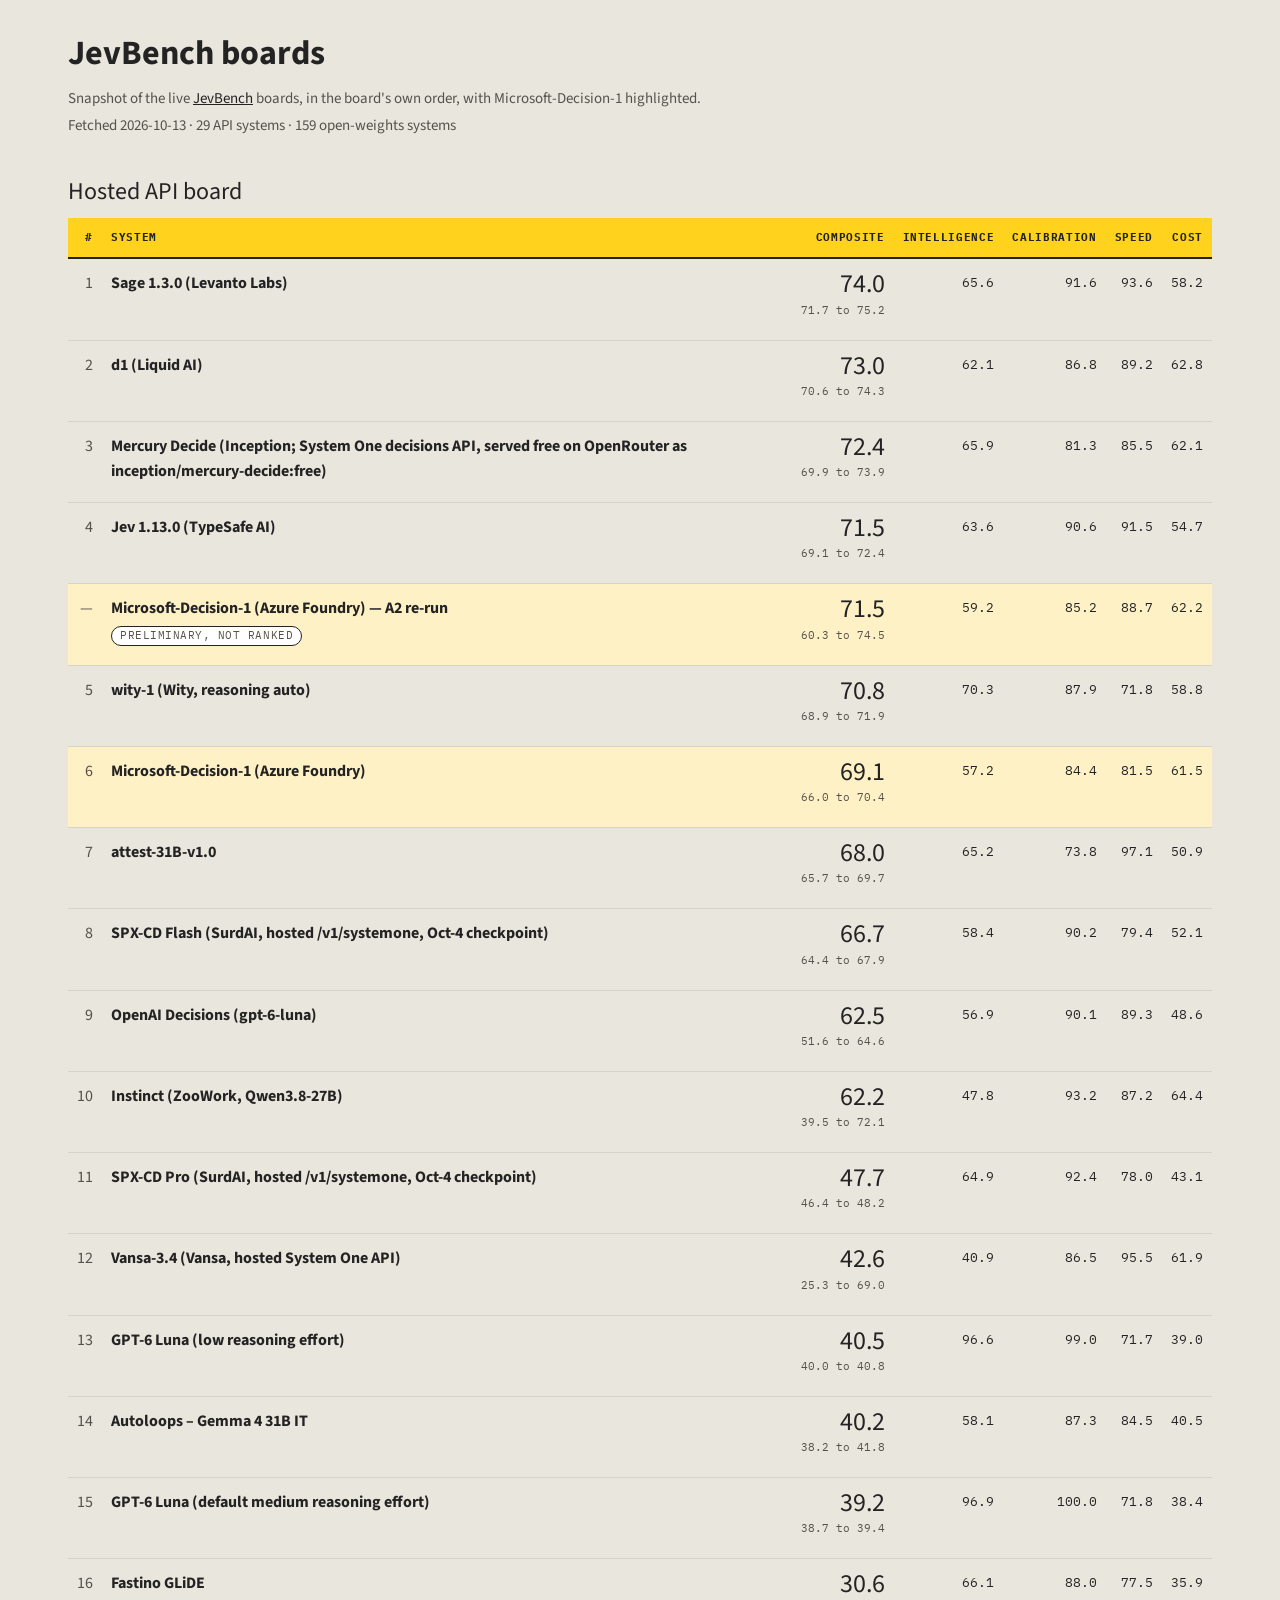
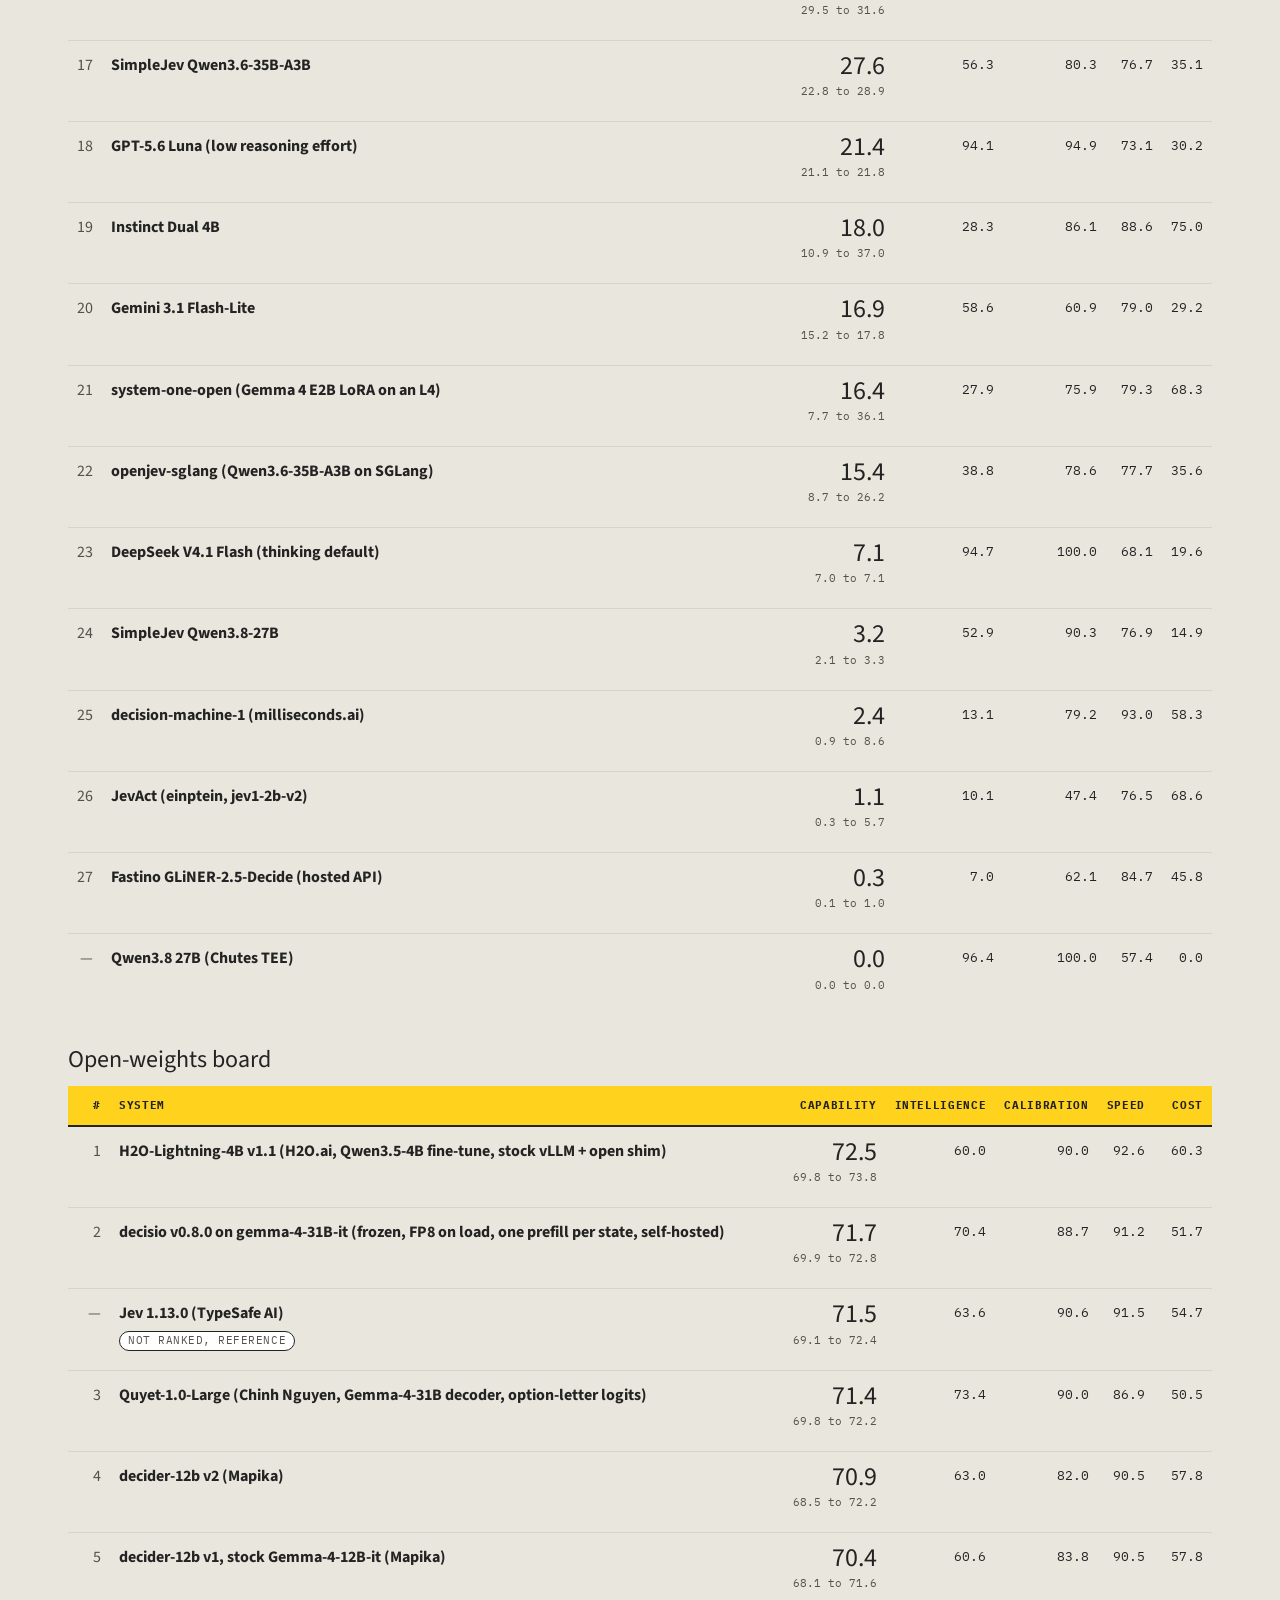
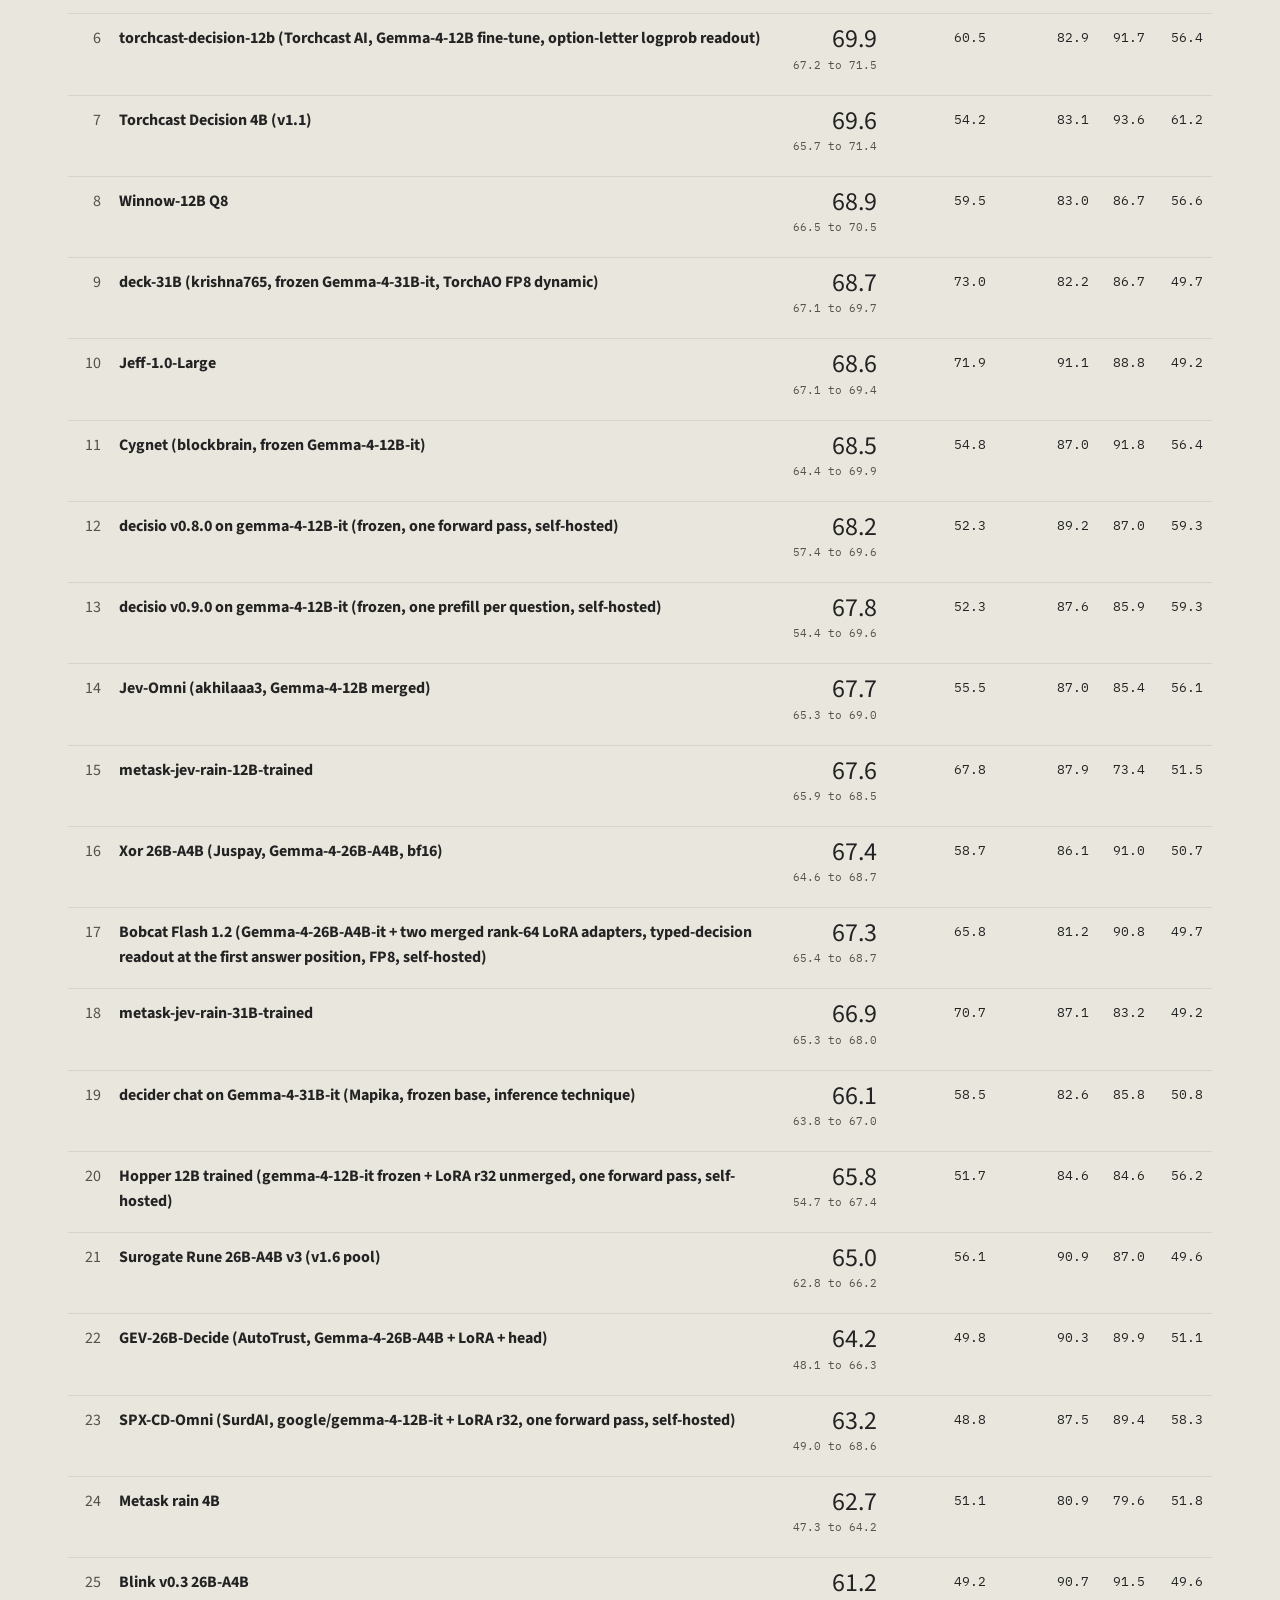
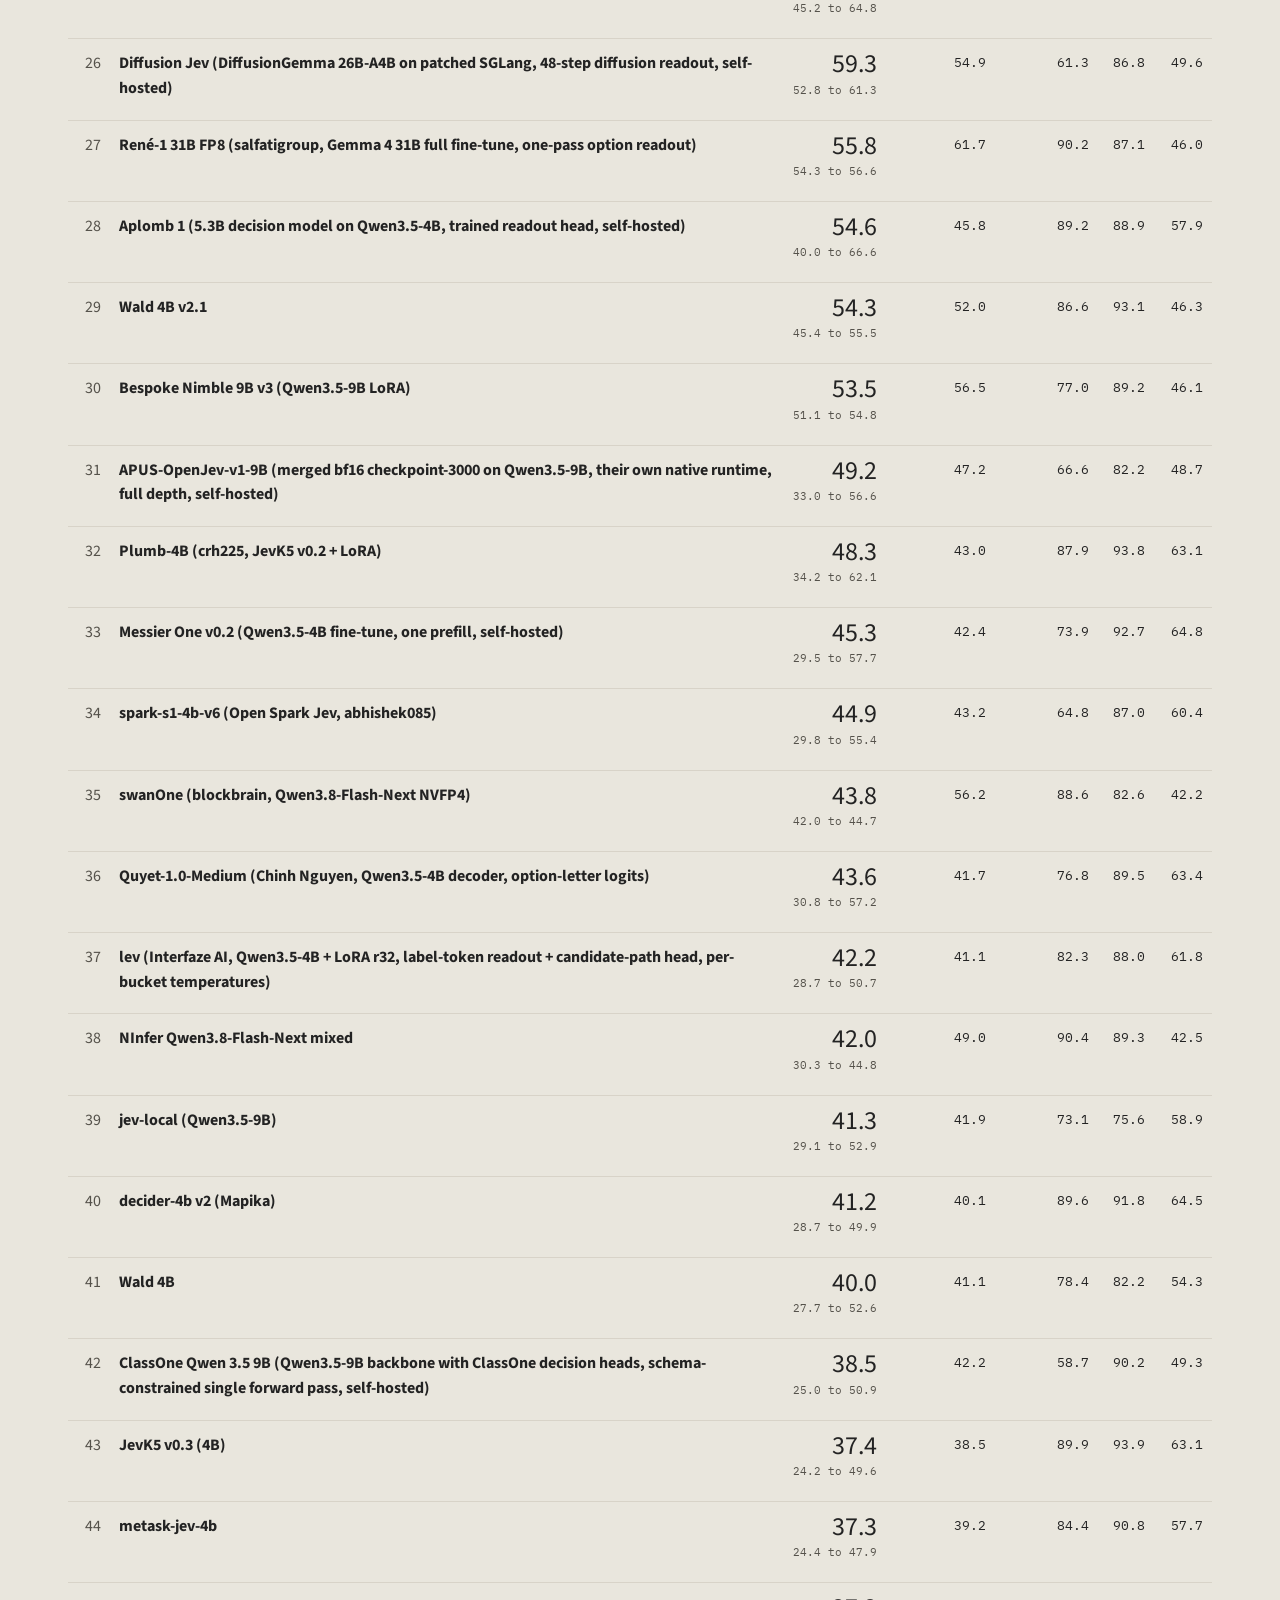
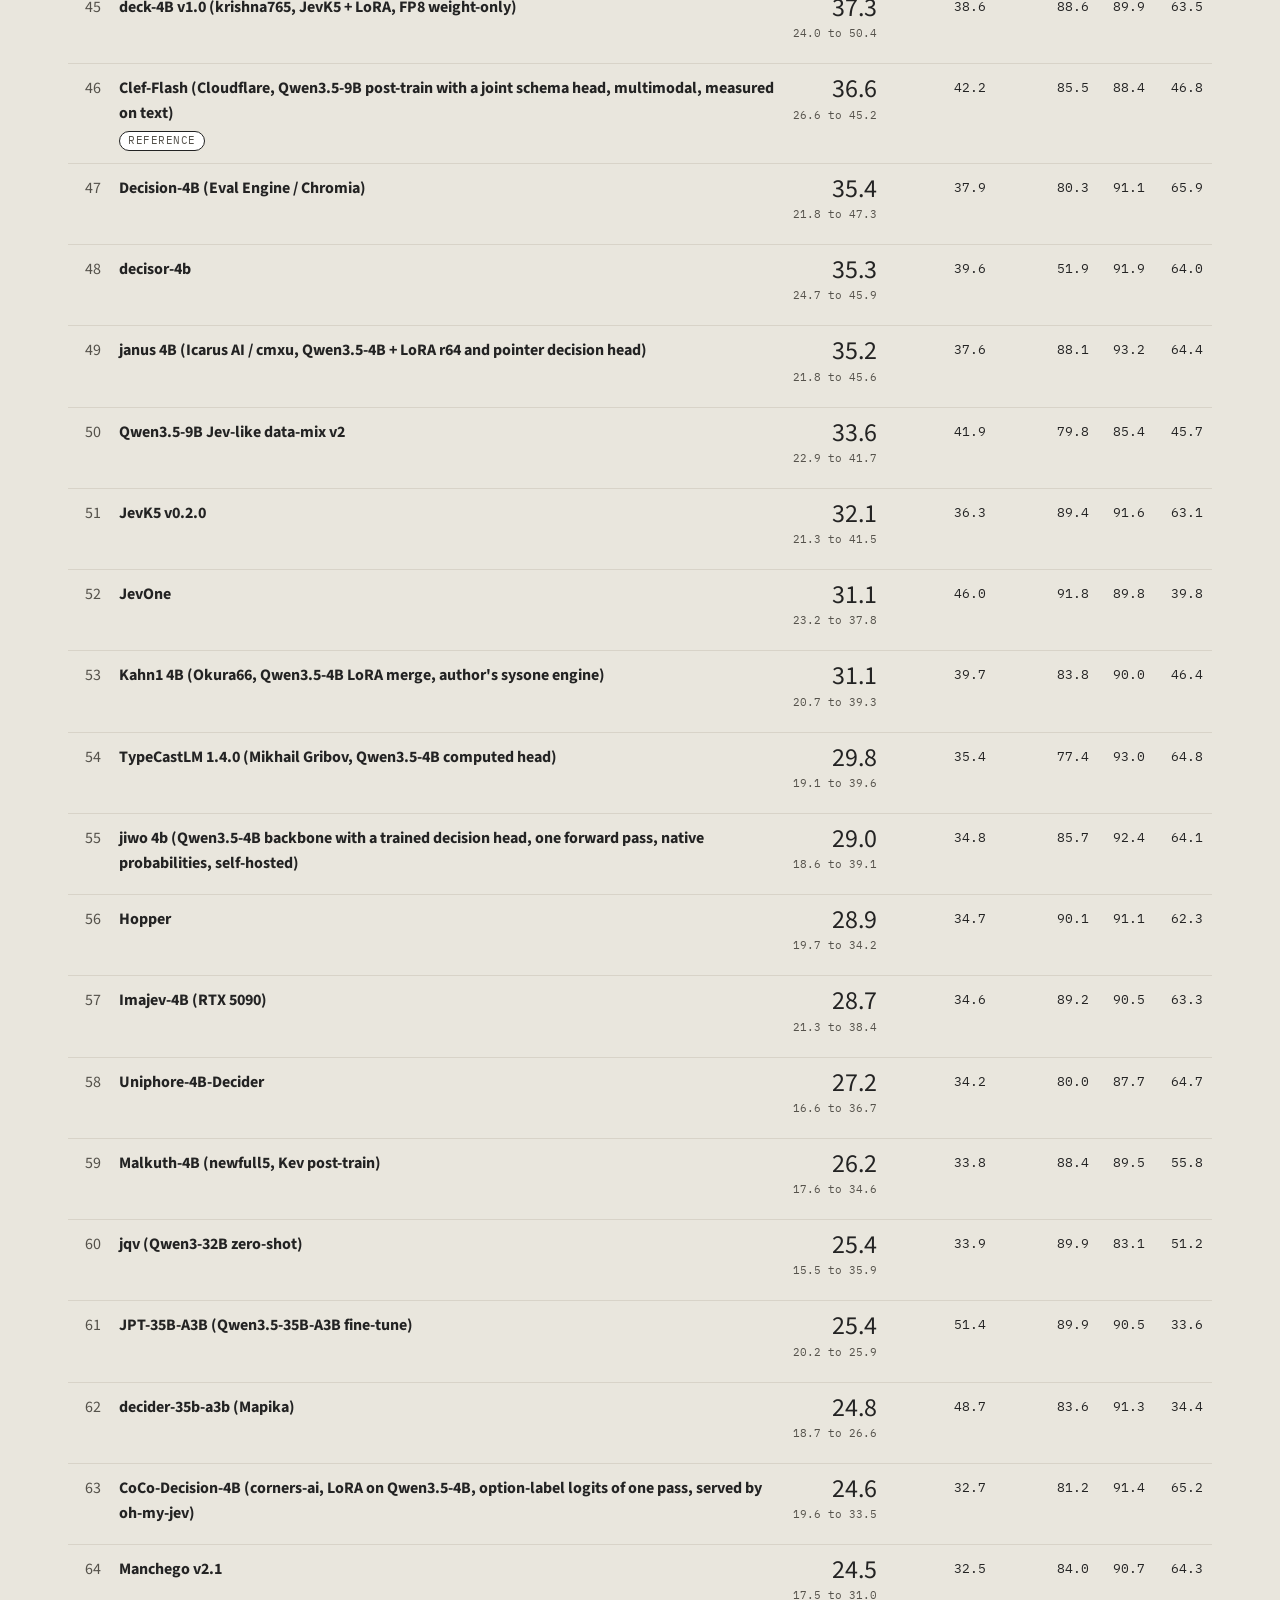
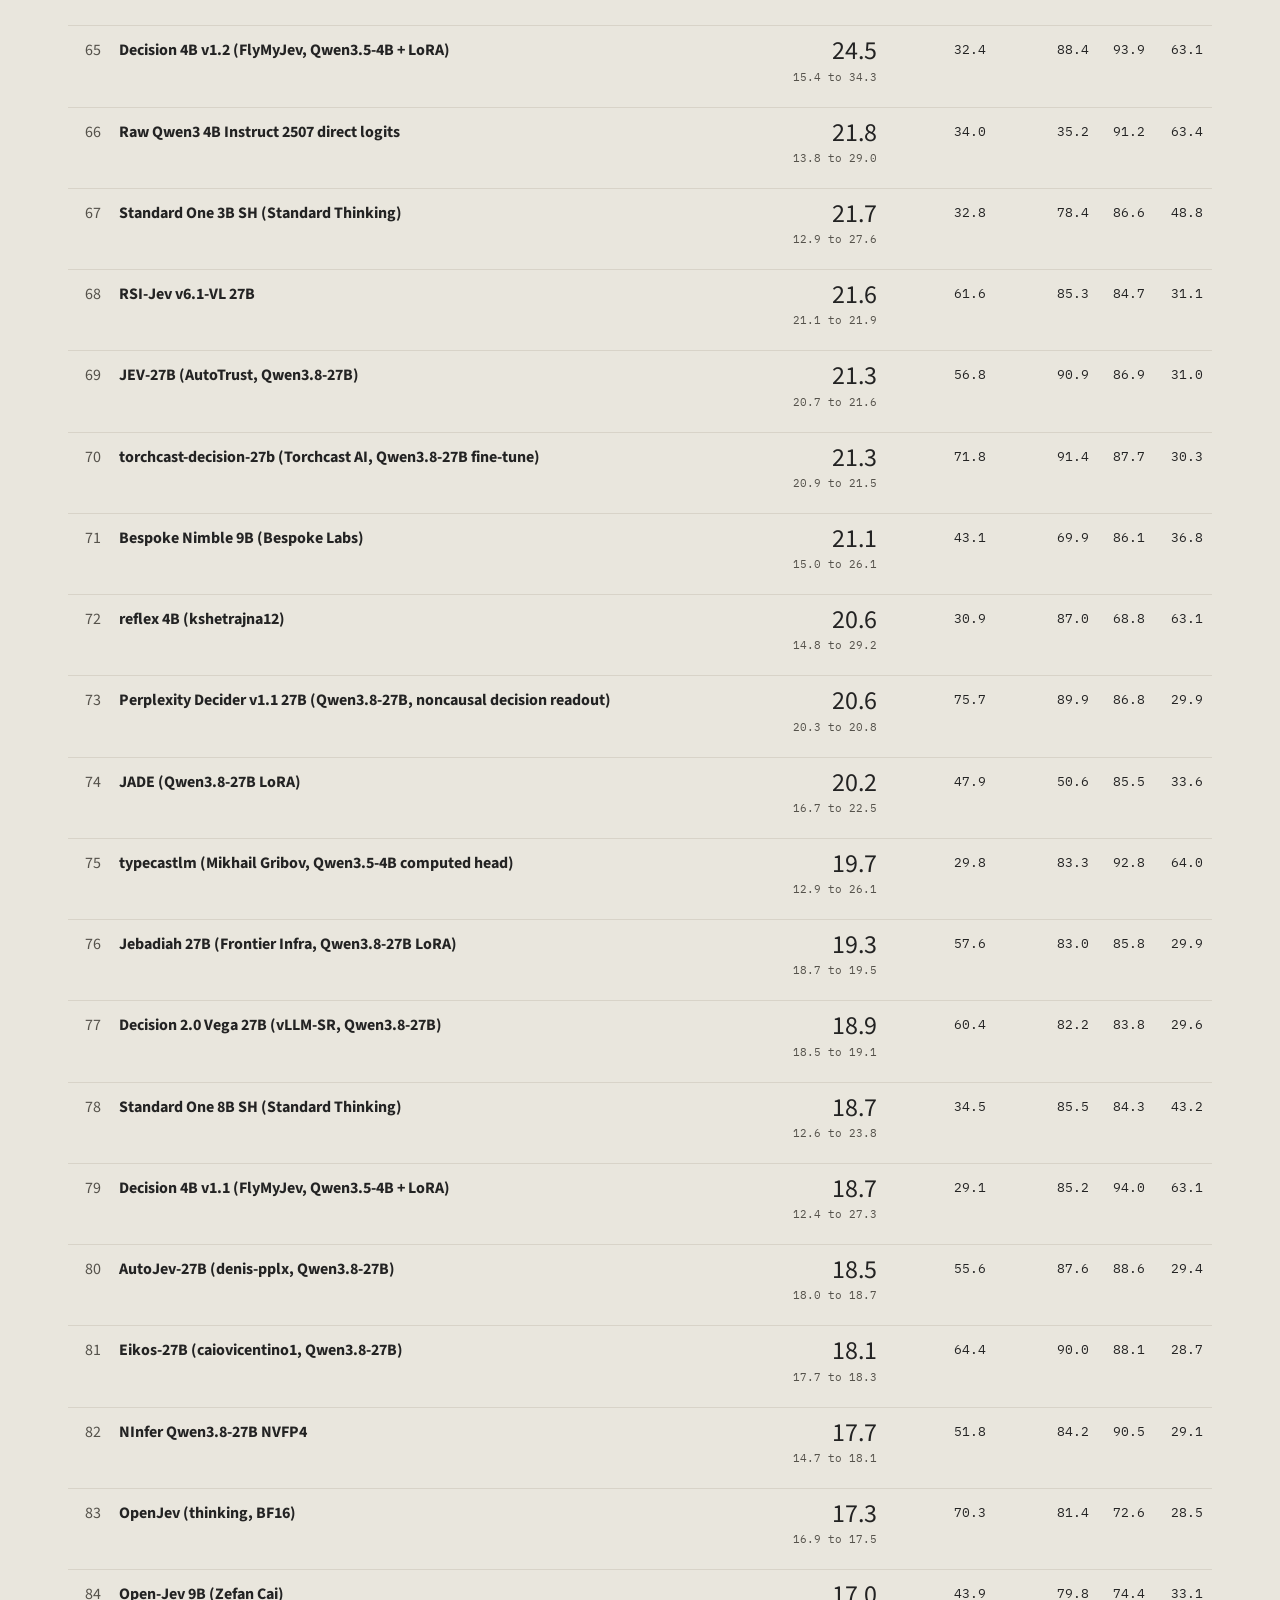
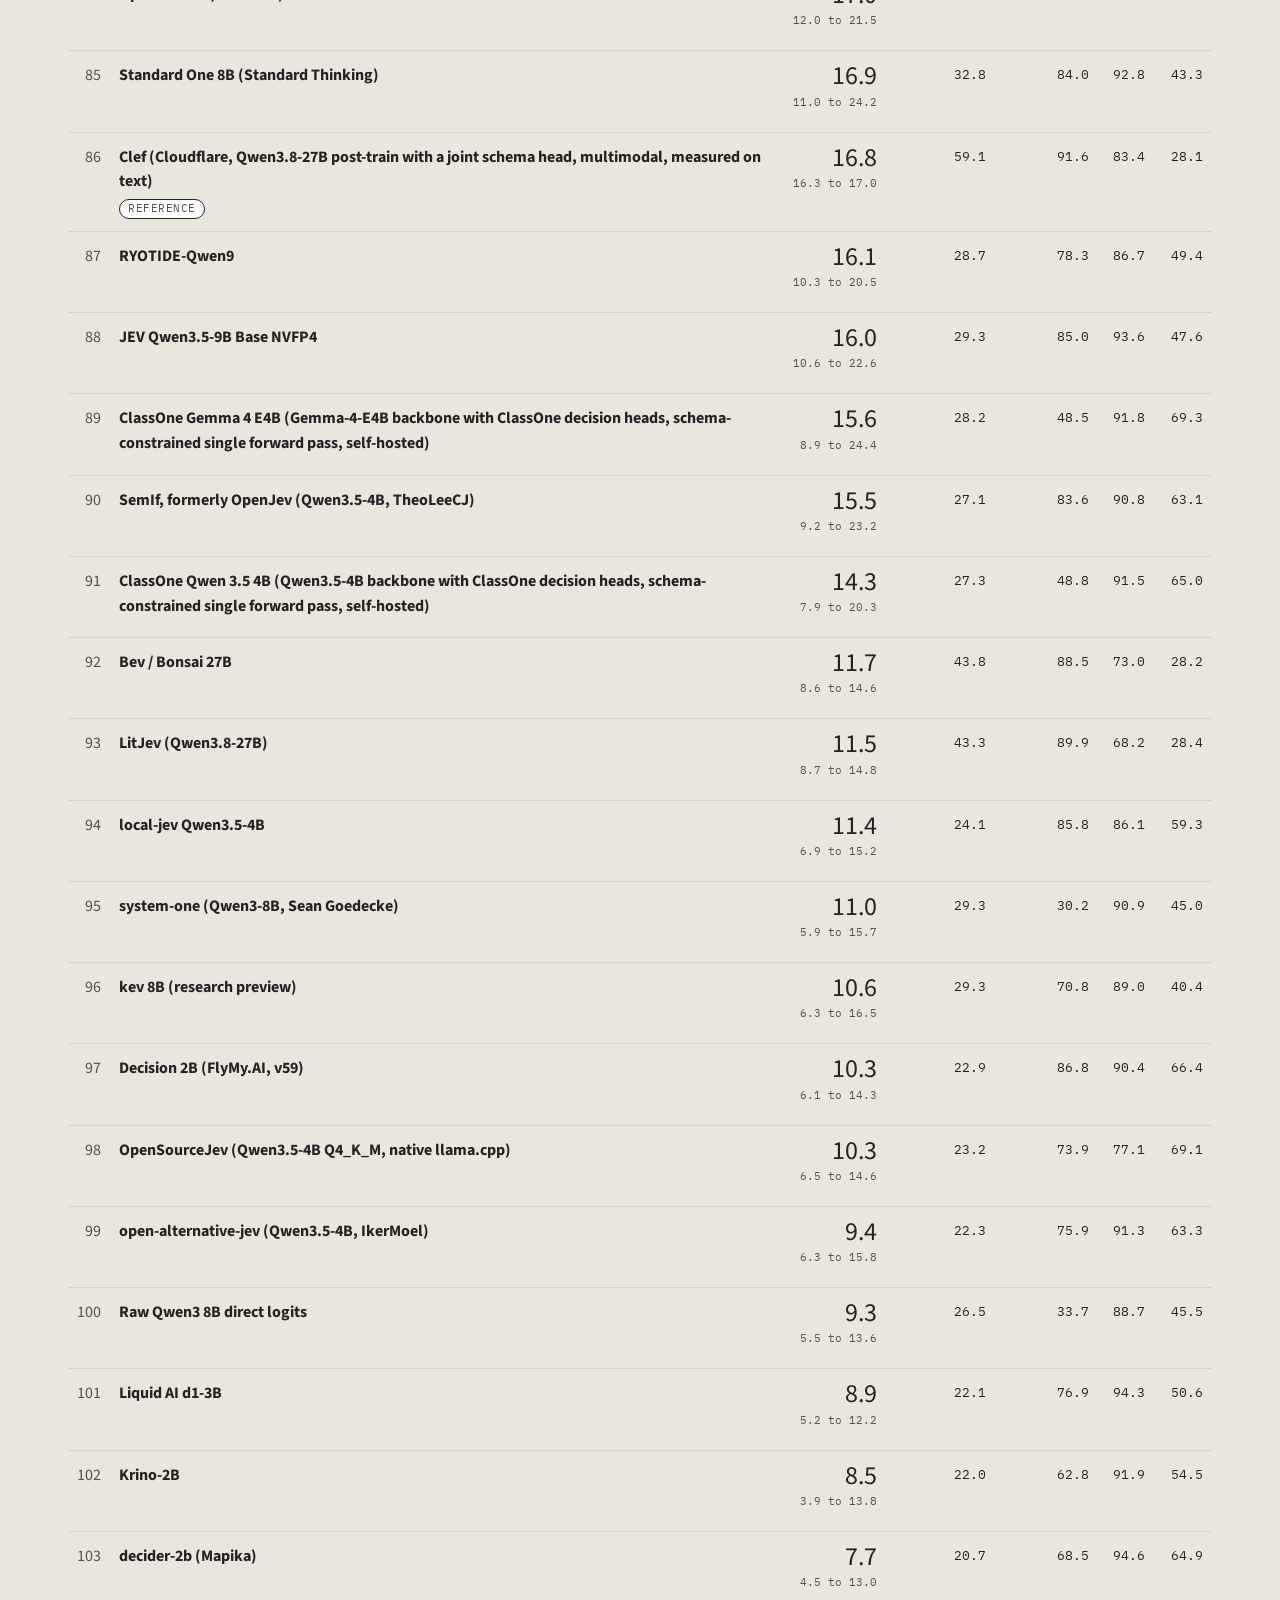
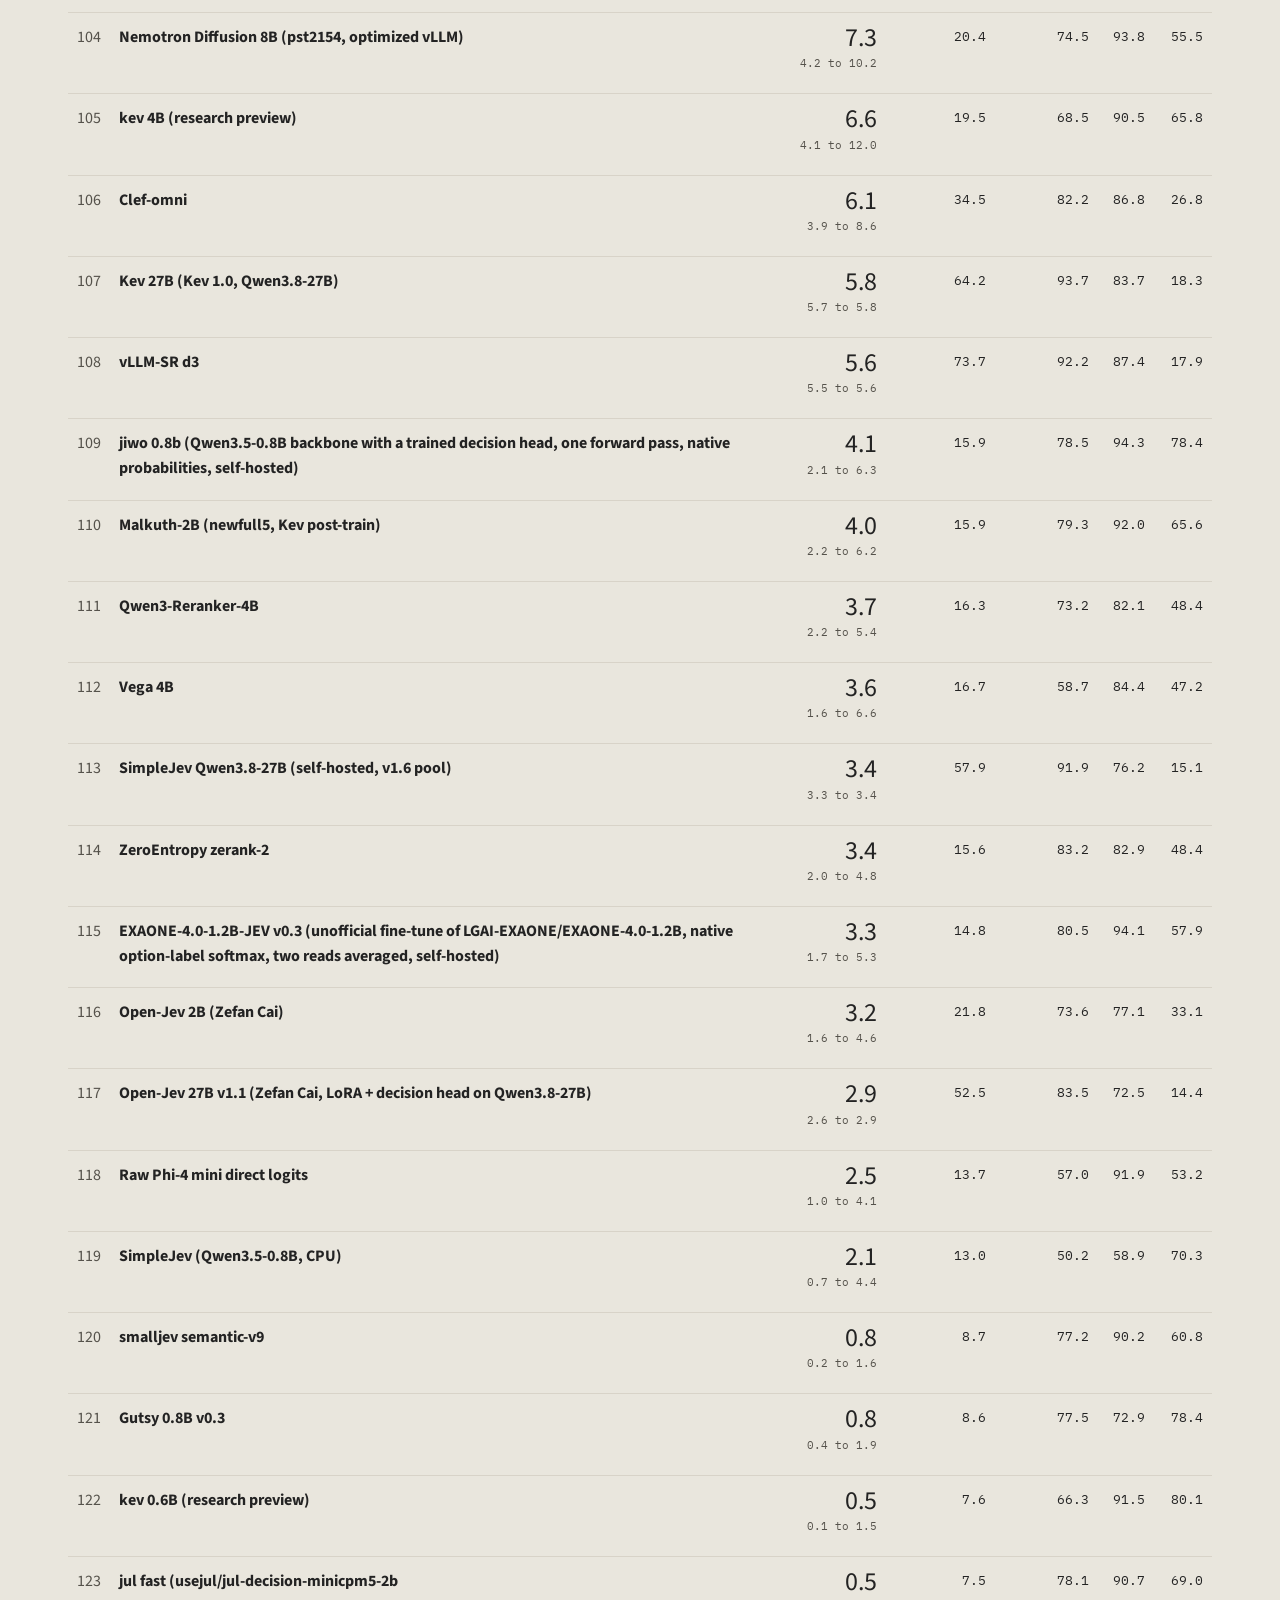
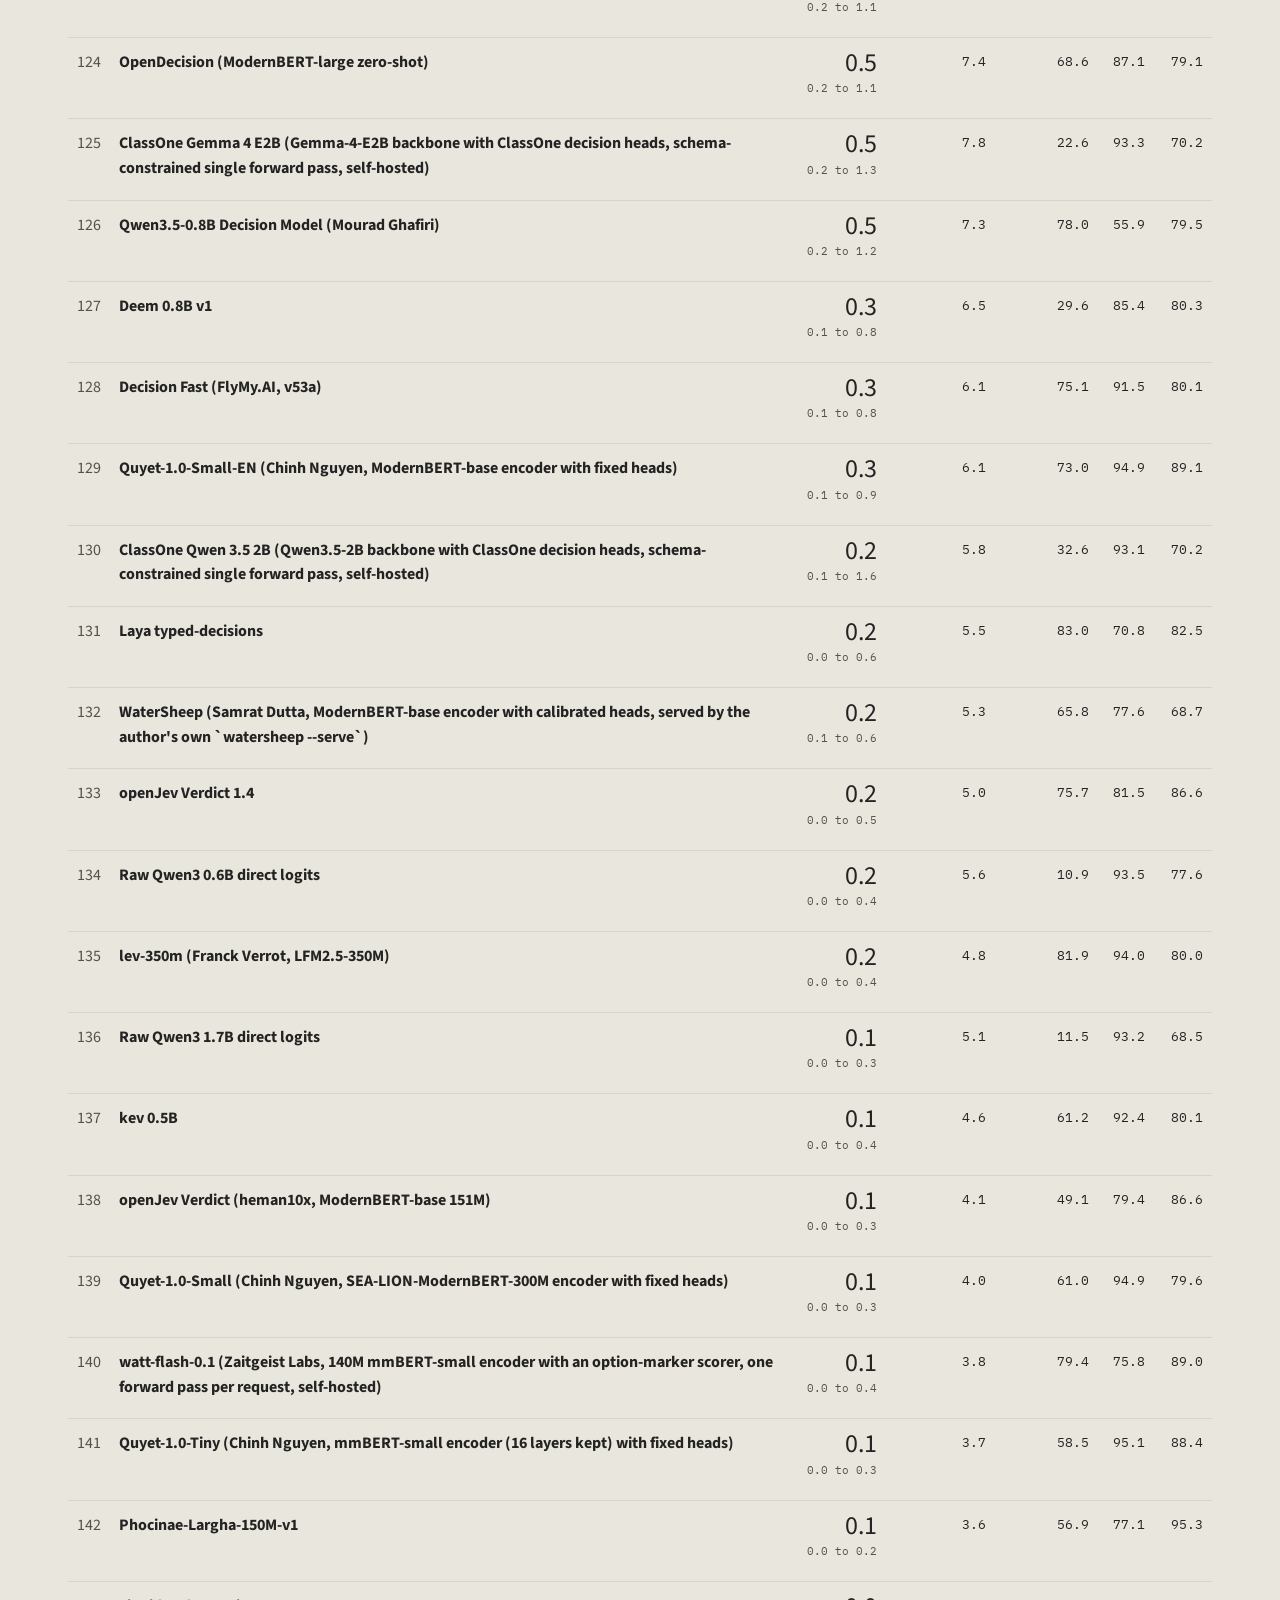
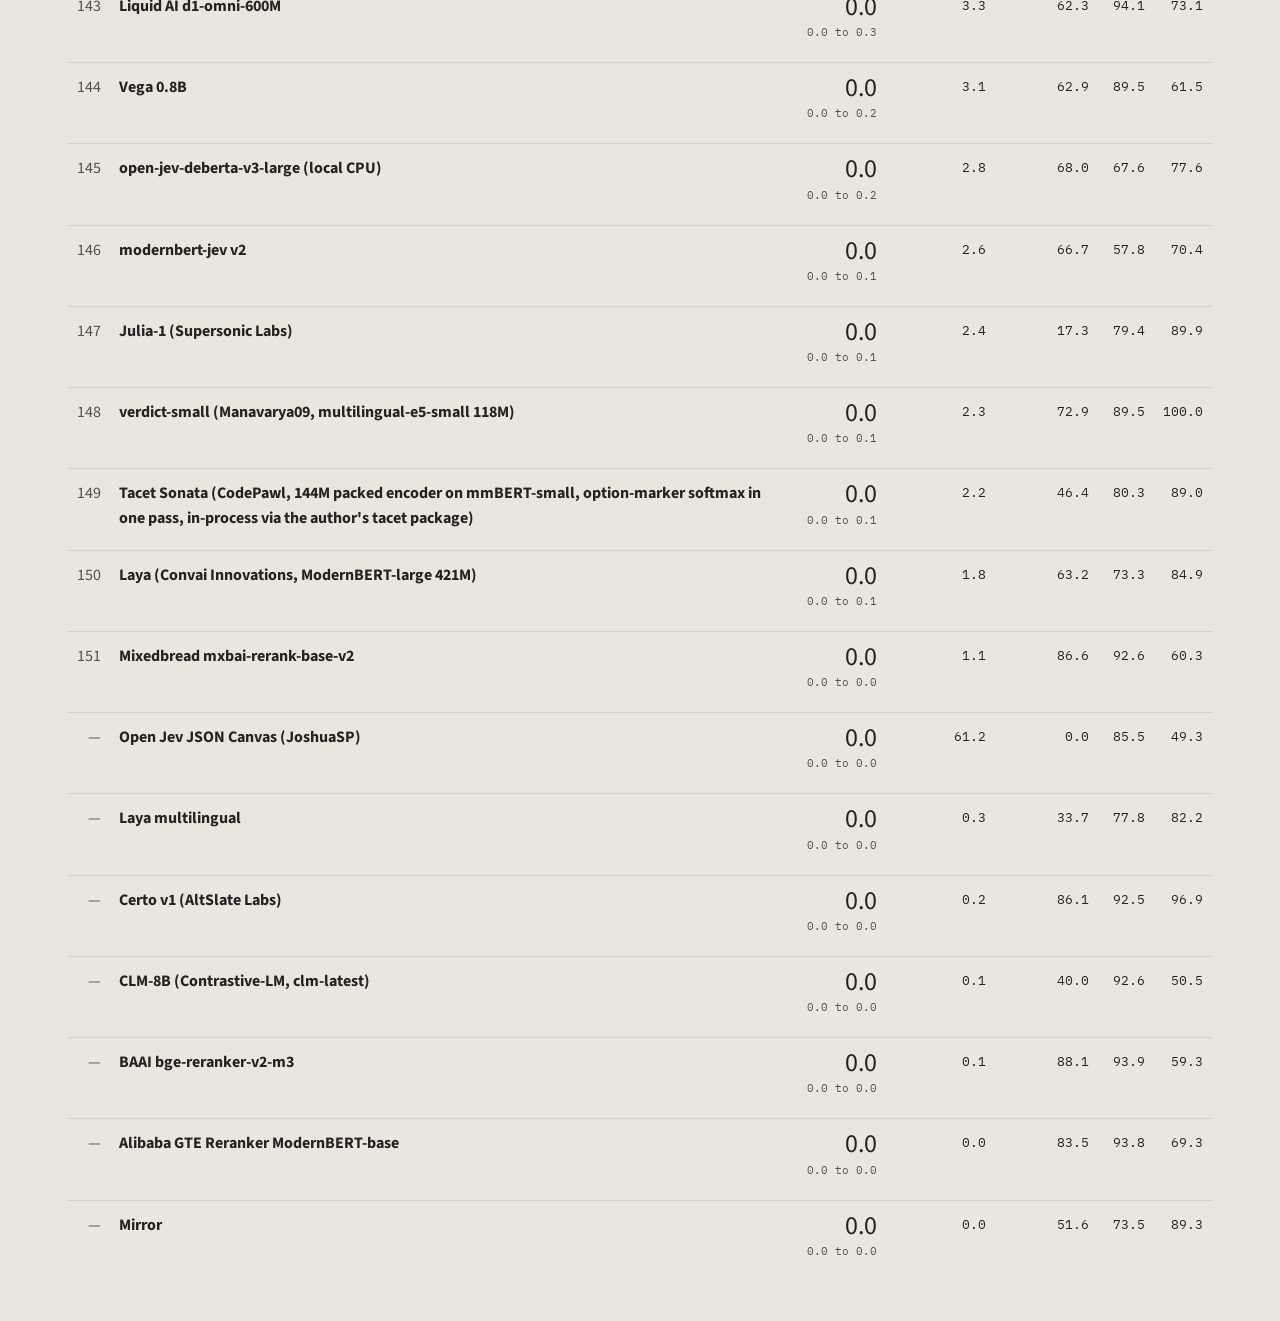
<file: docs/jevbench.html>
<!doctype html>
<html lang="en"><head><meta charset="utf-8"><meta name="viewport" content="width=device-width,initial-scale=1">
<title>JevBench boards, with Microsoft-Decision-1 highlighted</title>
<link rel="icon" href="data:,"><link rel="preconnect" href="https://fonts.googleapis.com"><link rel="preconnect" href="https://fonts.gstatic.com" crossorigin>
<link href="https://fonts.googleapis.com/css2?family=IBM+Plex+Mono:wght@400;500&family=Source+Sans+3:ital,wght@0,400;0,600;0,700;1,400&family=Chewy&display=swap" rel="stylesheet">
<link rel="stylesheet" href="board.css">
<style>
.top{max-width:1180px;margin:0 auto;padding:28px 18px 6px}
.top h1{font-family:var(--display);font-size:34px;margin:0 0 6px}
.top p{margin:4px 0;color:var(--soft);font-size:15px;max-width:900px}
.wrap{max-width:1180px;margin:0 auto;padding:0 18px 40px}
.wrap h2{font-family:var(--display);font-size:24px;margin:26px 0 8px}
tr.ours td{background:var(--paper)}
.rng{font-family:var(--mono);font-size:11px;color:var(--soft);display:block}
</style></head>
<body>
<div class="top">
<h1>JevBench boards</h1>
<p>Snapshot of the live <a href="https://benchmarkheaven.com/jev-models/api" target="_blank" rel="noopener">JevBench</a> boards, in the board's own order, with Microsoft-Decision-1 highlighted.</p>
<p id="status" class="foot"></p>
</div>
<main class="wrap"><div id="table"><div id="app"></div></div></main>
<script>
const $=s=>document.querySelector(s);
const esc=x=>String(x??'').replace(/[&<>"']/g,c=>({'&':'&amp;','<':'&lt;','>':'&gt;','"':'&quot;',"'":'&#39;'}[c]));
const one=n=>n==null?'—':Number(n).toFixed(1);
(async()=>{
 const J=await fetch('data/jevbench-boards.json').then(r=>r.json());
 const section=(rows,title,scoreLabel)=>{
  const ranked=rows.filter(r=>r.score!=null).sort((a,b)=>b.score-a.score);
  let n=0;
  const body=ranked.map(r=>{const ours=/Microsoft-Decision-1/.test(r.name);const unranked=r.flags.includes('not ranked')||r.score===0;if(!unranked)n++;
   return `<tr class="${ours?'ours':''}"><td class="r"><span class="rank">${unranked?'—':n}</span></td>
   <td><div class="bm">${esc(r.name)}</div>${r.flags.length?`<div class="bm-sub"><span class="pill">${esc(r.flags.join(', '))}</span></div>`:''}</td>
   <td class="r"><span class="score big">${one(r.score)}</span>${r.ci?`<span class="rng">${one(r.ci[0])} to ${one(r.ci[1])}</span>`:''}</td>
   <td class="r"><span class="mono">${one(r.intelligence)}</span></td><td class="r"><span class="mono">${one(r.calibration)}</span></td><td class="r"><span class="mono">${one(r.speed)}</span></td><td class="r"><span class="mono">${one(r.cost)}</span></td></tr>`}).join('');
  return `<h2>${title}</h2><div class="table-scroll"><table><thead><tr><th class="r">#</th><th>system</th><th class="r">${scoreLabel}</th><th class="r">intelligence</th><th class="r">calibration</th><th class="r">speed</th><th class="r">cost</th></tr></thead><tbody>${body}</tbody></table></div>`;
 };
 $('#app').innerHTML=section(J.api,'Hosted API board','Composite')+section(J.open,'Open-weights board','Capability');
 $('#status').textContent=`Fetched ${J.fetched} · ${J.api.length} API systems · ${J.open.length} open-weights systems`;
})().catch(e=>{$('#status').textContent='Could not load the snapshot: '+e});
</script>
</body></html>
</file>
<file: docs/board.css>
/* Stylesheet from the Jev Decision Index space (huggingface.co/spaces/multimodalart/jev-decision-index), reused so this page looks like the board. */

:root{--bg:#E9E6DD;--surface:#FBF8F1;--ink:#232323;--soft:#55524B;--muted:#8C8C8C;--line:#D8D3C8;--paper:#FFF1C6;
 --yellow:#FFD21E;--orange:#FF9D00;--blue:#3B7CF6;--red:#EF3E36;--purple:#A855F7;--green:#3E8E5E;
 --display:'Chewy','Source Sans 3',cursive;--body:'Source Sans 3',system-ui,sans-serif;--mono:'IBM Plex Mono',ui-monospace,monospace;
 --ar:#3B7CF6;--diff:#A855F7;--enc:#3E8E5E;--gli:#FF9D00;--jev:#232323}
*{box-sizing:border-box}
html{-webkit-text-size-adjust:100%}
body{margin:0;background:var(--bg);color:var(--ink);font:17px/1.55 var(--body)}
a{color:var(--ink)}
button{font:inherit;color:inherit}
main{max-width:1180px;margin:auto;padding:0 28px 80px}
.container{max-width:1180px;margin:auto;padding:0 28px}
.switch-bar{display:flex;justify-content:center;padding:18px 20px 0}
.switch{display:inline-flex;background:var(--surface);border:2px solid var(--ink);border-radius:999px;padding:4px;box-shadow:3px 3px 0 var(--ink);font-family:var(--mono);font-size:13px;letter-spacing:.04em;text-transform:uppercase}
.switch a{text-decoration:none;padding:6px 18px;border-radius:999px;color:var(--soft)}
.switch a.on{background:var(--yellow);color:var(--ink);font-weight:500}
.switch a:not(.on):hover{color:var(--ink)}
.hero{text-align:center;margin:34px 0 14px}
.subnav{position:sticky;top:0;z-index:30;display:flex;justify-content:center;flex-wrap:wrap;gap:6px 26px;padding:10px 12px;margin:0 -28px 22px;background:rgba(233,230,221,.94);backdrop-filter:blur(8px);-webkit-backdrop-filter:blur(8px);font-family:var(--mono);font-size:12px;letter-spacing:.06em;text-transform:uppercase}
.subnav a{color:var(--soft);text-decoration:none;padding:2px 0;border-bottom:2px solid transparent}
.subnav a:hover{color:var(--ink);border-bottom-color:var(--yellow)}
.head[id],#summary{scroll-margin-top:52px}
.hero-row{display:flex;align-items:center;justify-content:center;gap:22px;flex-wrap:wrap}
.hero-huggy{width:clamp(110px,13vw,168px);height:auto}
.hero h1{font-family:var(--display);font-weight:400;font-size:clamp(44px,7vw,82px);line-height:1;margin:0}
.hero h1 mark{background:var(--yellow);color:var(--ink);padding:0 .1em;border-radius:4px}
.hero p{max-width:700px;margin:22px auto 0;font-size:19px;color:var(--ink)}
.hero p b{color:var(--ink)}
.hero .meta{font-family:var(--mono);font-size:12px;color:var(--soft);margin-top:14px;letter-spacing:.03em}
.hero .meta a{color:var(--soft)}
.tiles{display:grid;grid-template-columns:repeat(5,1fr);gap:14px;margin:0 0 46px}
.tiles.four{grid-template-columns:repeat(4,1fr)}
.tile{background:var(--surface);border:2px solid var(--ink);border-radius:12px;padding:16px 18px;box-shadow:4px 4px 0 var(--ink);text-align:left;min-width:0}
.tile.key{background:var(--yellow)}
.tile b{display:block;font-family:var(--display);font-weight:400;font-size:30px;line-height:1.1;white-space:nowrap;overflow:hidden;text-overflow:ellipsis}
.tile span{font-family:var(--mono);font-size:11px;color:var(--soft);letter-spacing:.04em;display:block;margin-top:3px}
.tile.key span{color:#6b5a09}
.tile small{display:block;font-family:var(--mono);font-size:11px;color:var(--soft);margin-top:6px;white-space:normal}
h2{font-family:var(--display);font-weight:400;font-size:30px;margin:0}
.head{display:flex;align-items:baseline;justify-content:space-between;gap:16px;margin:46px 0 16px;flex-wrap:wrap}
.head p{margin:0;font-size:15px;color:var(--soft);max-width:620px}
.panel{background:var(--surface);border:2px solid var(--ink);border-radius:14px;box-shadow:6px 6px 0 var(--ink);overflow:hidden}
.panel.pad{padding:18px 22px 14px}
.toolbar{display:flex;justify-content:space-between;align-items:flex-start;gap:18px;flex-wrap:wrap;margin-bottom:6px}
.legend{display:flex;flex-wrap:wrap;gap:8px 16px;font-family:var(--mono);font-size:12px;color:var(--soft);align-items:center;padding-top:6px}
.legend span{display:inline-flex;align-items:center;gap:6px}
.legend i{width:11px;height:11px;border:2px solid var(--ink);border-radius:3px;display:inline-block}
.sw.a-ar{background:var(--ar)}.sw.a-diff{background:var(--diff)}.sw.a-enc{background:var(--enc)}.sw.a-gli{background:var(--gli)}.sw.a-other{background:#bbb}.sw.a-jev{background:var(--jev)}
.sizebar{display:flex;flex-direction:column;gap:6px;width:min(430px,100%)}
.sizebar-head{display:flex;flex-wrap:wrap;align-items:center;gap:8px 12px;font-family:var(--mono);font-size:11.5px;color:var(--soft);letter-spacing:.04em;text-transform:uppercase}
.sizebar-head button{font-family:var(--mono);font-size:11px;background:var(--surface);border:1.5px solid var(--ink);border-radius:999px;padding:2px 10px;cursor:pointer;text-transform:none;letter-spacing:0}
.sizebar-head button:hover{background:var(--ink);color:#fff}.sizebar-head .jevbtns{margin-left:auto;display:inline-flex;gap:8px}.sizebar-head .jevtog.on,.sizebar-head .jevup.on{background:var(--yellow);color:var(--ink)}
.bands{display:flex;flex-wrap:wrap;gap:8px}
.areabar{display:flex;flex-wrap:wrap;align-items:center;gap:8px;padding:14px 22px 16px;border-top:1px solid var(--line)}
.chip-label{font-family:var(--mono);font-size:11.5px;color:var(--soft);letter-spacing:.04em;text-transform:uppercase;margin-right:4px}
.achip{font-family:var(--mono);font-size:12.5px;border:2px solid var(--ink);border-radius:999px;padding:6px 14px;background:#fff;color:var(--soft);cursor:pointer;box-shadow:2px 2px 0 var(--ink);display:inline-flex;align-items:center;gap:7px;transition:transform .08s}
.achip i{width:9px;height:9px;border-radius:50%;background:var(--c,var(--ink));border:1.5px solid var(--ink);display:inline-block}
.achip:hover{transform:translate(-1px,-1px);box-shadow:3px 3px 0 var(--ink);color:var(--ink)}
.achip.on{background:var(--yellow);color:var(--ink)}
.spark{font-family:var(--mono);font-size:11.5px;color:var(--soft);margin-left:6px}
th.on{background:#FFE26B}
td.on{background:#FFF8D6}
.rng{position:relative;height:26px;max-width:560px;margin-top:2px}
.rng-track{position:absolute;left:11px;right:11px;top:10px;height:6px;border:1.5px solid var(--ink);border-radius:999px;background:#fff}
.rng-fill{position:absolute;top:-1.5px;bottom:-1.5px;background:var(--yellow);border:1.5px solid var(--ink);border-radius:999px}
.rng input{position:absolute;inset:0;width:100%;margin:0;background:none;pointer-events:none;-webkit-appearance:none;appearance:none;height:26px}
.rng input::-webkit-slider-runnable-track{background:none;border:0}
.rng input::-moz-range-track{background:none;border:0}
.rng input::-webkit-slider-thumb{-webkit-appearance:none;pointer-events:auto;width:22px;height:22px;border-radius:50%;background:var(--yellow);border:2px solid var(--ink);box-shadow:2px 2px 0 var(--ink);cursor:grab}
.rng input::-moz-range-thumb{pointer-events:auto;width:18px;height:18px;border-radius:50%;background:var(--yellow);border:2px solid var(--ink);box-shadow:2px 2px 0 var(--ink);cursor:grab}
.rng input:active::-webkit-slider-thumb{cursor:grabbing}
.rng input:focus-visible::-webkit-slider-thumb{outline:3px solid #3B7CF6;outline-offset:2px}
.rng-read{font-family:var(--mono);font-size:12px;font-weight:600;color:var(--ink);text-transform:none;letter-spacing:0;padding:1px 9px;border:1.5px solid transparent;border-radius:999px}
.rng-read.on{background:var(--yellow);border-color:var(--ink);box-shadow:2px 2px 0 var(--ink)}
.rng-ticks{position:relative;height:14px;max-width:560px;font-family:var(--mono);font-size:10.5px;color:var(--soft)}
.rng-ticks span{position:absolute;transform:translateX(-50%);white-space:nowrap}
.rng-ticks span:first-child{transform:none;left:0!important}
.rng-ticks span:last-child{transform:none;left:auto!important;right:0}
.band{font-family:var(--mono);font-size:12.5px;border:2px solid var(--ink);border-radius:999px;padding:6px 14px;background:#fff;color:var(--soft);cursor:pointer;box-shadow:2px 2px 0 var(--ink);transition:transform .08s}
.band:hover{transform:translate(-1px,-1px);box-shadow:3px 3px 0 var(--ink);color:var(--ink)}
.band.on{background:var(--yellow);color:var(--ink)}
.charts{display:grid;grid-template-columns:1fr;gap:16px;margin-top:22px}
.charts2{display:grid;grid-template-columns:1fr 1fr;gap:18px;align-items:start}
.charts2.hscroll{grid-template-columns:none;grid-auto-flow:column;grid-auto-columns:calc((100% - 36px) / 2.35);overflow-x:auto;scroll-snap-type:x mandatory;scrollbar-width:thin;padding-bottom:4px}
.charts2.hscroll>figure{scroll-snap-align:start;margin:0;position:relative}
.pareto-btn{position:absolute;top:10px;right:12px;z-index:2;font-family:var(--mono);font-size:11px;border:1.5px solid var(--ink);border-radius:999px;padding:2px 10px;background:#fff;color:var(--soft);cursor:pointer;box-shadow:2px 2px 0 var(--ink)}
.pareto-btn:hover{color:var(--ink)}.pareto-btn[aria-pressed="true"]{background:var(--yellow);color:var(--ink)}
svg.pareto-on circle.pt:not(.front){opacity:.3}
svg circle.pt.front{stroke:#232323;stroke-width:3}
svg circle.pt.hot{stroke:#232323;stroke-width:3.5;opacity:1}
.pleader{stroke:#8C8C8C;stroke-width:1}
.pfront{fill:none;stroke:#EF3E36;stroke-width:2.6;stroke-linejoin:round;pointer-events:none}
#sizescatter{position:relative}
.charts2 .fignote{font-family:var(--mono);font-size:10.5px;color:var(--soft);margin:4px 0 0}
.charts2 figure{min-width:0;background:#F3F0E8;border:1.5px solid var(--line);border-radius:12px;padding:14px 16px 8px}
.charts2 figcaption{margin-bottom:10px}
#idxcal{position:relative}
@media (max-width:900px){.charts2{grid-template-columns:1fr}.charts2.hscroll{grid-template-columns:none;grid-auto-columns:calc((100% - 18px) / 1.6)}}
@media (max-width:640px){.charts2.hscroll{grid-auto-columns:calc((100% - 12px) / 1.1);gap:12px}}
.calgrid{display:grid;grid-template-columns:1fr 1fr;gap:26px;align-items:start}
.calside{display:grid;grid-template-columns:1fr 1fr;gap:6px 30px}.calside h3,.calside p{margin:0}.calside .note{grid-column:1/-1}
.calside h3{margin:10px 0 4px;font-size:16px}.calside h3:first-child{margin-top:0}
.calside p{margin:0 0 10px;font-size:15px;color:var(--soft);line-height:1.55}
.calgrid figure{margin:0;min-width:0}
.calgrid figcaption{font-family:var(--mono);font-size:11px;text-transform:uppercase;letter-spacing:.08em;color:var(--soft);margin-bottom:8px}
.calgrid svg{width:100%;height:auto;overflow:visible;display:block}
#calscatter,#calladder{position:relative}
@media (max-width:900px){.calgrid{grid-template-columns:1fr}}
.charts figure{margin:0;min-width:0}
.charts figcaption{font-family:var(--mono);font-size:11px;text-transform:uppercase;letter-spacing:.08em;color:var(--soft);margin-bottom:8px}
.charts svg{width:100%;height:auto;overflow:visible;display:block}
.charts .scroll{overflow-x:auto;scrollbar-width:thin}
.scrollwrap{position:relative}
.scrollwrap::after{content:'';position:absolute;top:0;right:0;bottom:0;width:72px;background:linear-gradient(to right,rgba(251,248,241,0),var(--surface) 85%);pointer-events:none;transition:opacity .25s}
.scroll-hint{position:absolute;right:10px;top:50%;transform:translateY(-50%);z-index:1;font-family:var(--mono);font-size:11px;background:var(--surface);border:1.5px solid var(--ink);border-radius:999px;padding:4px 10px;box-shadow:2px 2px 0 var(--ink);pointer-events:none;transition:opacity .25s;animation:nudge 1.6s ease-in-out 3}
@keyframes nudge{0%,100%{transform:translate(0,-50%)}50%{transform:translate(4px,-50%)}}
.vscroll{max-height:520px;overflow-y:auto;scrollbar-width:thin}
.scrollwrap.v::after{top:auto;left:0;width:auto;height:64px;background:linear-gradient(to bottom,rgba(251,248,241,0),var(--surface) 85%)}
.scrollwrap.v .scroll-hint{top:auto;bottom:10px;right:50%;transform:translateX(50%);animation:nudgev 1.6s ease-in-out 3}
@keyframes nudgev{0%,100%{transform:translate(50%,0)}50%{transform:translate(50%,3px)}}
.scrollwrap.scrolled .scroll-hint{opacity:0;animation:none}
.scrollwrap.at-end::after,.scrollwrap.at-end .scroll-hint,.scrollwrap.no-scroll::after,.scrollwrap.no-scroll .scroll-hint{opacity:0}
.hero h1 mark{position:relative}
.wn{position:absolute;top:-52%;right:-22%;z-index:5;font-size:0;line-height:0}
.hero:has(.wn:hover),.hero:has(.wn:focus-within),.hero:has(.wn.open){position:relative;z-index:40}
.wn>button{position:relative;display:block;width:92px;height:92px;padding:0;background:none;border:0;cursor:pointer;transform:rotate(-12deg);transition:transform .15s ease;color:#fff;font-family:var(--display);font-weight:400;text-shadow:1px 1px 0 rgba(0,0,0,.3)}
.wn>button svg{position:absolute;inset:0;width:100%;height:100%;overflow:visible}
.wn>button span{position:relative;display:flex;flex-direction:column;align-items:center;justify-content:center;height:100%;line-height:.86}
.wn>button span i{font-style:normal;font-size:17px}.wn>button span b{font-weight:400;font-size:22px}
.wn>button:hover,.wn.open>button,.wn>button:focus-visible{transform:rotate(-4deg) scale(1.07)}
.wn>button:focus-visible{outline:none}.wn>button:focus-visible svg .ol{stroke:var(--blue)}
.wn-pop::before{content:'';position:absolute;left:0;right:0;top:-18px;height:18px}
.wn-pop{display:none;position:absolute;top:calc(100% + 12px);right:0;z-index:20;width:min(380px,calc(100vw - 32px));text-align:left;font-family:var(--body);font-size:14px;line-height:1.45;color:var(--ink);background:var(--surface);border:2px solid var(--ink);border-radius:12px;box-shadow:4px 4px 0 var(--ink);padding:14px 16px 12px}
.wn:hover .wn-pop,.wn:focus-within .wn-pop,.wn.open .wn-pop{display:block}
.wn-pop h4{margin:0 0 6px;font-family:var(--mono);font-size:11px;font-weight:500;text-transform:uppercase;letter-spacing:.08em;color:var(--soft)}
.wn-pop ul{margin:0;padding-left:18px}.wn-pop li{margin:4px 0}.wn-pop a{font-family:var(--mono);font-size:12px;color:var(--ink)}
@media (max-width:640px){.wn{top:-100%;right:-6%}.wn>button{width:60px;height:60px}.wn>button span i{font-size:11.5px}.wn>button span b{font-size:14.5px}.wn-pop{position:fixed;top:auto;left:16px;right:16px;width:auto;margin-top:12px}}
#scatter,#bars{position:relative}
.grid{stroke:#E1DCD0;stroke-width:1}
.ax{font-family:var(--mono);font-size:11px;fill:var(--soft)}
.axcap{font-family:var(--mono);font-size:10.5px;fill:#9A968E}
.ptlab{font-family:var(--body);font-size:11.5px;fill:var(--ink)}
.barval{font-family:var(--mono);font-size:10.5px;fill:var(--ink)}
.blab{font-family:var(--body);font-size:11.5px;fill:var(--ink)}
.pt{stroke:var(--ink);stroke-width:2;cursor:pointer}
.pt:hover{stroke-width:3}
.pt.a-ar,.bar.a-ar{fill:var(--ar)}.pt.a-diff,.bar.a-diff{fill:var(--diff)}.pt.a-enc,.bar.a-enc{fill:var(--enc)}.pt.a-gli,.bar.a-gli{fill:var(--gli)}.pt.a-other,.bar.a-other{fill:#bbb}.pt.a-jev,.bar.a-jev{fill:var(--jev)}
.bar{stroke:var(--ink);stroke-width:1.5;cursor:pointer}
.tip .tiprow{white-space:nowrap;font-variant-numeric:tabular-nums;gap:14px}.tip .tiprow b{font-weight:500}.tip .rustv{font-weight:600}
@media (max-width:640px){.tip .tiprow{align-items:flex-start}.tip .tiprow b{white-space:normal;text-align:right}.tip .bctx{display:block}.tip .chip{margin-left:0;display:inline-block;margin-top:2px}}.tip .bctx{color:var(--soft);font-weight:400;font-size:10.5px}.tip .chip{font-style:normal;font-size:9.5px;letter-spacing:.03em;text-transform:uppercase;border:1px solid currentColor;border-radius:999px;padding:0 6px;margin-left:7px;font-weight:500;vertical-align:1px}.tip .tipnote{white-space:normal}.tip{width:max-content;max-width:min(450px,100%);position:absolute;z-index:10;pointer-events:none;background:var(--surface);border:2px solid var(--ink);border-radius:10px;box-shadow:4px 4px 0 var(--ink);padding:10px 12px;font-size:13px;min-width:200px}
.tip strong{display:block;font-size:14px;margin-bottom:6px}
.wninfo{margin-left:5px}.wninfo .info{width:15px;height:15px;font-size:9.5px}.wninfo .tipbox{width:200px;left:0;right:auto;top:20px;font-weight:400;text-transform:none;letter-spacing:0}
.tiprow.hl span,.tiprow.hl b{color:#E8740C;font-weight:700}
.mini.haspv li{grid-template-columns:18px minmax(0,1fr) 60px 42px 42px 0}.mini .pv{font-family:var(--mono);font-size:11.5px;color:var(--soft);text-align:right;min-width:36px}.pvhead{display:flex;justify-content:flex-end;gap:14px;font-family:var(--mono);font-size:10px;color:var(--soft);text-transform:uppercase;letter-spacing:.05em;margin:0 8px -2px 0}.pvhead span:first-child{width:46px;text-align:right}.pvhead span:last-child{width:42px;text-align:right}
@media (max-width:640px){.mini .pv,.pvhead,th.pvc,td.pvc,.pvnote{display:none}.mini.haspv li{grid-template-columns:18px minmax(0,1fr) 70px 46px 0}}
.orglogo{width:16px;height:16px;border-radius:50%;box-shadow:0 0 0 1.5px #fff,0 0 0 2.5px var(--line);vertical-align:-3px;margin-right:6px;flex:none;object-fit:cover;background:#fff}.orglogo.ohero{width:.62em;height:.62em;vertical-align:.08em;margin-right:.22em}
.kgap.kwarn{background:repeating-linear-gradient(135deg,rgba(176,96,58,.7) 0 2px,rgba(240,214,190,.9) 2px 4.5px)}
@media (max-width:640px){.v3key{justify-content:flex-start}}
.pcwrap{max-width:min(300px,calc(100vw - 48px))}.pcwrap .tipnote{white-space:normal}
.pchead{font-weight:700;font-size:13px;margin:4px 0 6px}.pchead.up{color:#B0603A}
.dstrip{display:block;width:100%;max-width:280px;height:auto;margin:2px 0 4px}.dsl{font-family:var(--mono);font-size:10px}.dsv{font-family:var(--mono);font-size:9.5px;font-weight:600;paint-order:stroke;stroke:#FBF8F1;stroke-width:3px}.tipnote.nd{margin-top:2px}
.dv{position:relative;margin:2px 0 6px;padding-top:15px;width:min(280px,calc(100vw - 72px))}.dvfull{position:absolute;top:0;left:50%;transform:translateX(-50%);font-family:var(--mono);font-size:10px;font-weight:600;white-space:nowrap}.dvline{position:absolute;left:50%;top:13px;bottom:0;border-left:1.5px dashed var(--ink)}
.dvr{margin-top:3px}.dvl{display:flex;gap:6px;align-items:baseline;font-family:var(--mono);font-size:10.5px;line-height:1.2}.dvl em{font-style:normal;color:var(--soft);font-size:10px}
.dvt{position:relative;height:10px;margin-top:2px}.dvt i{position:absolute;top:0;bottom:0;border-radius:2px}.dvt b{position:absolute;top:-2px;font-family:var(--mono);font-size:10px;font-weight:600;white-space:nowrap}
.tiprow{display:flex;justify-content:space-between;gap:16px;font-family:var(--mono);font-size:11.5px;color:var(--soft)}
.tiprow b{white-space:nowrap;color:var(--ink);font-weight:500}
.newtag rect{fill:#FFD21E;stroke:#232323;stroke-width:1}.newtag text{font-family:var(--mono);font-size:7.5px;font-weight:600;letter-spacing:.06em;fill:#232323}
.pill.newpill{background:#FFD21E;color:#232323;font-size:9.5px;padding:0 6px;margin-left:6px;vertical-align:2px}
.pnotes{margin-top:12px}.pnotes .note{margin:4px 0}
.tiprow b.tipbase{text-align:right;max-width:220px;overflow-wrap:anywhere}
.tipnote{margin-top:6px;font-family:var(--mono);font-size:10.5px;color:var(--soft)}
.cats{display:grid;grid-template-columns:repeat(auto-fit,minmax(360px,1fr));gap:18px}
@media (max-width:700px){.cats{grid-template-columns:1fr}}
.cat{background:var(--surface);border:2px solid var(--ink);border-radius:14px;padding:16px 18px 14px;box-shadow:4px 4px 0 var(--ink);border-top:8px solid var(--c)}
.cat h3{margin:0;font-size:18px;font-weight:700;line-height:1.25;display:flex;align-items:center;gap:8px}
.cat h3 svg{width:20px;height:20px;flex:none}
.cat .n{font-family:var(--mono);font-size:11px;color:var(--soft);margin-top:2px}
.cat.overview{--c:var(--yellow);background:#FFF9E3;border-width:2.5px;box-shadow:5px 5px 0 var(--ink)}
.cat .desc{font-size:13.5px;color:var(--soft);margin:6px 0 0;line-height:1.45}
.radar svg{width:100%;height:auto;display:block;margin:4px auto 0;max-width:420px}
.cat .radar svg{max-width:none;margin:8px auto 2px}
.rlegend{display:flex;flex-direction:column;gap:5px;margin-top:6px}
.rlegend a,.rlegend span.row{display:flex;align-items:center;gap:8px;font-size:13.5px;text-decoration:none;justify-content:space-between}
.rlegend .lbl{display:inline-flex;align-items:center;gap:8px;min-width:0}
.rlegend .lbl i{width:12px;height:12px;border-radius:3px;border:2px solid var(--ink);flex:none}
.rlegend .lbl em{font-style:normal;white-space:nowrap;overflow:hidden;text-overflow:ellipsis}
.rlegend a:hover em{text-decoration:underline}
.rlegend .v{font-family:var(--mono);font-size:12px;color:var(--soft);white-space:nowrap}
.rlegend .rk{font-family:var(--display);font-size:13px;width:20px;height:20px;border-radius:50%;border:2px solid var(--ink);display:inline-flex;align-items:center;justify-content:center;background:var(--surface);flex:none}
.note{font-size:14px;color:var(--soft);line-height:1.6;margin:10px 0}
table{width:100%;border-collapse:collapse}
th{font-family:var(--mono);font-size:11px;letter-spacing:.06em;text-transform:uppercase;text-align:left;background:var(--yellow);color:var(--ink);padding:12px 14px;border-bottom:2px solid var(--ink);white-space:nowrap}
th.sort{cursor:pointer;user-select:none}
th[data-dir]::after{content:"\2191";margin-left:5px}th[data-dir=desc]::after{content:"\2193"}
th.r,td.r{text-align:right}
td{padding:13px 14px;border-bottom:1px solid var(--line);vertical-align:top;font-size:15px}
tbody tr:last-child td{border-bottom:0}
tbody tr:hover{background:#FFFCEF}
tr.jev{background:#F3EFE3}
@media (min-width:641px){#table th,#table td{padding-left:8px;padding-right:8px}}
@media (max-width:640px){#table th:nth-child(1),#table td:nth-child(1){position:sticky;left:0;z-index:2;background:var(--surface);min-width:34px;width:34px}#table th:nth-child(2),#table td:nth-child(2){position:sticky;left:34px;z-index:2;background:var(--surface);min-width:132px;max-width:150px;white-space:normal;box-shadow:2px 0 0 var(--line)}#table tr.jev td:nth-child(1),#table tr.jev td:nth-child(2){background:#F3EFE3}#table td:nth-child(2) .bm-sub,#table td:nth-child(2) .variant{display:none}.cat-grid td .bm-sub{display:none}}
tr.jev td{border-bottom:2px solid var(--ink)}
.rank{font-family:var(--display);font-size:16px;color:var(--soft)}
.bm{font-weight:700;font-size:16px;display:flex;align-items:center;gap:9px}
.bm a{text-decoration:none}
.bm a:hover{text-decoration:underline;text-decoration-thickness:2px;text-decoration-color:var(--yellow)}
.swatch{width:11px;height:11px;border:2px solid var(--ink);border-radius:3px;flex:none;display:inline-block}
.bm-sub{color:var(--soft);font-size:13px;margin-top:5px;max-width:320px;line-height:1.5;display:flex;flex-wrap:wrap;gap:4px 8px;align-items:center}
.bm-sub .from{display:inline-flex;align-items:center;gap:6px;flex-wrap:wrap}
.variant{display:block;font-family:var(--mono);font-size:11.5px;color:var(--soft);margin-top:1px}
#table td:nth-child(2){min-width:280px}
#table td{padding:12px 9px}#table th{padding:11px 9px}
#table td{white-space:nowrap}#table td:nth-child(2){white-space:normal}
.bm-sub .from{white-space:nowrap}
.bm-sub a{color:var(--soft)}
.pill{font-family:var(--mono);font-size:10.5px;text-transform:uppercase;letter-spacing:.05em;border:1.5px solid var(--ink);border-radius:999px;padding:1px 8px;background:#fff;white-space:nowrap}
.pill.k-tech{background:#DCE7FB}.pill.k-full{background:#F1DDF8}.pill.k-lora{background:#DDEFE3}.pill.k-head{background:#FFE7BF}.pill.k-pre{background:#ECEAE2}.pill.k-jev{background:var(--ink);color:#fff}
.tag{display:inline-flex;align-items:center;gap:5px;font-family:var(--mono);font-size:10.5px;color:var(--soft);white-space:nowrap;vertical-align:middle;opacity:.6}
.tag i{width:8px;height:8px;border-radius:50%;border:1.5px solid var(--soft);display:inline-block;background:transparent}
.score{font-family:var(--display);font-size:24px;line-height:1}
.score.big{font-size:26px}
.unit{font-family:var(--mono);font-size:11px;color:var(--soft);display:block;margin-top:3px}
.mono{font-family:var(--mono);font-size:13px;white-space:nowrap}
.mono small{display:block;color:var(--soft);font-size:11px}
.muted{color:var(--muted)}
.rail{height:9px;border:2px solid var(--ink);border-radius:5px;background:#fff;overflow:visible;margin-top:8px;width:118px;margin-left:auto;position:relative}
.rail i{display:block;height:100%;float:left}
.rail .base-fill{background:#B8B2A6}.rail .gain-fill{background:var(--green)}.rail .loss-fill{background:var(--red)}
.rail u{position:absolute;top:-3px;bottom:-3px;width:2px;background:var(--ink);text-decoration:none}
.rail u.jev{background:var(--ink);width:0;border-left:2px dashed var(--ink)}
.gain{font-family:var(--mono);font-size:11.5px;color:var(--green);display:block;margin-top:6px}
.gain.neg{color:var(--red)}
.gain.flat{color:var(--soft)}
.tracks{display:block;font-family:var(--mono);font-size:10.5px;color:var(--soft);margin-top:6px;white-space:normal;text-align:right;line-height:1.5}
.grid3{display:grid;grid-template-columns:repeat(3,1fr);gap:14px}
.card{background:var(--surface);border:2px solid var(--ink);border-radius:12px;padding:16px 18px;box-shadow:4px 4px 0 var(--ink)}
.card h3{margin:0 0 4px;font-size:16px}
.card .f{font-family:var(--mono);font-size:12px;color:var(--soft);display:block;margin:6px 0 8px;word-break:break-word}
.card p{margin:0;font-size:14px;color:var(--soft);line-height:1.55}
footer{margin-top:54px;border-top:2px solid var(--ink);padding-top:16px;font-family:var(--mono);font-size:12px;color:var(--soft);display:flex;justify-content:space-between;gap:16px;flex-wrap:wrap}
footer a{color:var(--soft)}
.crumbs{font-family:var(--mono);font-size:12.5px;color:var(--soft);margin:26px 0 0;display:flex;justify-content:space-between;gap:12px;flex-wrap:wrap}
.crumbs a{color:var(--soft);text-decoration:none}
.crumbs a:hover{color:var(--ink);text-decoration:underline}
.crumbs .nav a{margin-left:14px}
.who{display:flex;justify-content:center;flex-wrap:wrap;gap:8px;margin:18px auto 0;align-items:center}
.who .pill{font-size:11.5px;padding:4px 12px;background:var(--surface)}
.who .pill.k-jev{background:var(--ink);color:#fff}
.who .pill .tag{color:inherit;font-size:10.5px}
.cta{display:flex;justify-content:center;flex-wrap:wrap;gap:10px;margin-top:18px}
.btn{font-family:var(--mono);font-size:13px;text-decoration:none;border:2px solid var(--ink);border-radius:999px;padding:9px 18px;background:var(--surface);box-shadow:3px 3px 0 var(--ink);transition:transform .08s,box-shadow .08s}
.btn:hover{transform:translate(-1px,-1px);box-shadow:4px 4px 0 var(--ink)}
.btn.primary{background:var(--yellow)}
.who .pill a{text-decoration:none}
.who .pill a:hover{text-decoration:underline}
.profile{display:grid;grid-template-columns:repeat(auto-fit,minmax(170px,1fr));gap:12px}
.model-top{display:grid;grid-template-columns:minmax(0,1fr) 290px;gap:26px;align-items:start;margin-top:8px}
.model-main{min-width:0}
.model-main .hero{margin-top:22px}
.model-main .tiles{margin-bottom:0}
.standings{background:var(--surface);border:2px solid var(--ink);border-radius:14px;box-shadow:5px 5px 0 var(--ink);overflow:hidden;position:sticky;top:16px;margin-top:22px}
.st-head{font-family:var(--mono);font-size:11px;text-transform:uppercase;letter-spacing:.08em;padding:10px 14px;background:var(--yellow);border-bottom:2px solid var(--ink);display:flex;justify-content:space-between}
.st-list{max-height:226px;overflow-y:auto;position:relative}
.st-row{display:grid;grid-template-columns:24px 11px minmax(0,1fr) auto;align-items:center;gap:8px;padding:7px 12px;text-decoration:none;font-size:13.5px;border-bottom:1px solid var(--line)}
.st-row:last-child{border-bottom:0}
.st-row:hover{background:#FFFCEF}
.st-row.cur{background:var(--yellow);font-weight:700}
.st-row.jev{font-weight:700;background:#F3EFE3}
.st-rank{font-family:var(--display);font-size:14px;color:var(--soft);text-align:right}
.st-name{overflow:hidden;text-overflow:ellipsis;white-space:nowrap}
.st-val{font-family:var(--mono);font-size:12px}
.gap{display:block;margin-top:5px;font-family:var(--mono);font-size:10.5px;color:var(--red);line-height:1.45;white-space:normal}
@media (max-width:980px){.model-top{grid-template-columns:1fr}.standings{position:static}.st-list{max-height:280px}}
.pcat{background:var(--surface);border:2px solid var(--ink);border-radius:12px;padding:14px 14px;box-shadow:4px 4px 0 var(--ink);min-width:0}
.pcat h3{margin:0 0 3px;font-size:15px;font-weight:700;line-height:1.25}
.pcat .n{font-family:var(--mono);font-size:11px;color:var(--soft)}
.track{height:10px;border:2px solid var(--ink);border-radius:6px;background:#fff;overflow:visible;margin:11px 0 7px;position:relative}
.track i{display:block;height:100%;border-radius:3px}
.track u{position:absolute;top:-4px;bottom:-4px;width:0;border-left:2px dashed var(--ink)}
.pcat .v{font-family:var(--display);font-size:22px;line-height:1}
.pcat .v small{font-family:var(--mono);font-size:11px;color:var(--soft);margin-left:6px}
.cat-sec{margin-top:36px;position:relative;padding-left:18px}
.cat-bar{position:absolute;left:0;top:6px;bottom:0;width:6px;border-radius:6px;background:var(--c)}
.cat-head{display:flex;align-items:baseline;gap:12px;flex-wrap:wrap}
.cat-head h3{margin:0;font-family:var(--display);font-weight:400;font-size:26px}
.cat-head .n{font-family:var(--mono);font-size:11.5px;color:var(--soft)}
.cat-desc{margin:4px 0 14px;font-size:14.5px;color:var(--soft);max-width:720px}
.cat-grid{display:grid;grid-template-columns:minmax(0,1fr) 300px;gap:18px;align-items:start}
.radar-side{background:var(--surface);border:2px solid var(--ink);border-radius:14px;padding:14px 16px;box-shadow:4px 4px 0 var(--ink)}
.radar-side h4{margin:0 0 4px;font-family:var(--mono);font-size:11px;text-transform:uppercase;letter-spacing:.08em;color:var(--soft);font-weight:500}
.more{display:flex;justify-content:center;margin-top:14px}
.more button{font-family:var(--mono);font-size:12.5px;background:var(--surface);border:2px solid var(--ink);border-radius:999px;padding:7px 16px;cursor:pointer;box-shadow:3px 3px 0 var(--ink)}
.more button:hover{background:var(--yellow)}
.more button .cnt{background:var(--ink);color:#fff;border-radius:999px;padding:1px 8px;font-size:11px;margin-left:6px}
.front{background:var(--surface);border:2px solid var(--ink);border-radius:12px;padding:14px 16px;box-shadow:4px 4px 0 var(--ink);margin-bottom:14px}
.front h3{margin:0;font-size:16px}
.front .sub{font-family:var(--mono);font-size:11px;color:var(--soft);margin:2px 0 10px}
.fscroll{overflow-x:auto}
.fchart{display:grid;grid-auto-flow:column;grid-auto-columns:minmax(46px,1fr);gap:6px;height:130px;align-items:end;min-width:600px}
.fcol{display:flex;flex-direction:column;align-items:center;justify-content:flex-end;height:100%}
.fcol .val{font-family:var(--mono);font-size:10px;color:var(--soft);margin-bottom:3px}
.fcol .b{width:100%;background:#B8B2A6;border:2px solid var(--ink);border-radius:5px 5px 0 0}
.fcol.us .b{background:var(--yellow)}
.fnames{display:grid;grid-auto-flow:column;grid-auto-columns:minmax(46px,1fr);gap:6px;min-width:600px;margin-top:6px}
.fname{font-family:var(--mono);font-size:10px;color:var(--soft);text-align:center;overflow:hidden;text-overflow:ellipsis;white-space:nowrap}
.fname.us{color:var(--ink);font-weight:500}
.empty{padding:34px;text-align:center;color:var(--soft);font-family:var(--mono);font-size:13px}
.axlab{cursor:pointer}.axlab:hover{fill:var(--blue);text-decoration:underline}
.blink{text-decoration:none;border-bottom:2px solid var(--yellow)}.blink:hover{background:var(--yellow)}
.gtip{position:fixed;max-width:300px;z-index:50;pointer-events:none;font-size:12.5px;line-height:1.45}
.gtip strong{margin-bottom:4px}
.stip{position:fixed;z-index:50;pointer-events:none;max-width:min(300px,calc(100vw - 16px))}
.infowrap{position:relative;display:inline-block;margin-left:6px;vertical-align:middle}
.info{width:18px;height:18px;border-radius:50%;border:1.5px solid var(--ink);background:var(--surface);font-family:var(--mono);font-size:11px;line-height:1;cursor:pointer;padding:0;color:var(--ink)}
.info:hover,.info.open{background:var(--yellow)}
.tipbox{display:none;position:absolute;right:0;top:24px;z-index:20;width:260px;background:var(--surface);border:2px solid var(--ink);border-radius:10px;box-shadow:4px 4px 0 var(--ink);padding:10px 12px;font-family:var(--mono);font-size:11px;line-height:1.5;color:var(--ink);text-align:left;white-space:normal;text-transform:none;letter-spacing:0}
.info:hover+.tipbox,.info:focus+.tipbox,.info.open+.tipbox{display:block}
.tile .infowrap{display:inline-block;margin-top:0}.tile .tipbox{display:none;left:0;right:auto;margin-top:0}
.tile .info:hover+.tipbox,.tile .info:focus+.tipbox,.tile .info.open+.tipbox{display:block}
.bgrid{display:grid;grid-template-columns:repeat(3,minmax(0,1fr));gap:16px}
.bcard{background:var(--surface);border:2px solid var(--ink);border-radius:12px;box-shadow:4px 4px 0 var(--ink);padding:14px 16px 12px;border-top:7px solid var(--c);min-width:0}
.bc-head h3{margin:0;font-size:16px;display:flex;align-items:center;gap:8px;flex-wrap:wrap}
.idx{font-family:var(--mono);font-size:10px;letter-spacing:.04em;text-transform:uppercase;background:var(--yellow);border:1.5px solid var(--ink);border-radius:999px;padding:1px 8px;white-space:nowrap}
.gold{color:#E0A800;font-size:15px;line-height:1;cursor:help}
.idx.off{background:transparent;color:var(--soft);border-color:var(--soft)}
.benchbar{display:flex;flex-wrap:wrap;align-items:center;gap:8px;margin:0 0 16px}
.benchbar .sep{width:1px;height:22px;background:var(--line);margin:0 4px}.bc-head h3 a{text-decoration:none}.bc-head h3 a:hover{text-decoration:underline;text-decoration-thickness:2px;text-decoration-color:var(--yellow)}
.bc-head .n{font-family:var(--mono);font-size:10.5px;color:var(--soft);display:block;margin-top:2px;white-space:nowrap;overflow:hidden;text-overflow:ellipsis}
.mini{list-style:none;margin:10px 0 8px;padding:0;display:flex;flex-direction:column;gap:5px}
.mini li{display:grid;grid-template-columns:18px minmax(0,1fr) 70px 46px;align-items:center;gap:8px;font-size:12.5px}
.mini li.jev{font-weight:700}
.mini .rk{font-family:var(--display);font-size:12px;color:var(--soft);text-align:right}
.mini .nm{white-space:nowrap;overflow:hidden;text-overflow:ellipsis}
.bc-note{margin:0 0 6px;font-family:var(--mono);font-size:10.5px;color:var(--soft)}
.mini .mbar{position:relative;height:8px;border:1.5px solid var(--ink);border-radius:4px;background:#fff;overflow:hidden}.mini .mbar i{display:block;height:100%}
.mini .mbar u.gapseg{position:absolute;top:0;bottom:0;min-width:4px;background:#B0603A;opacity:.9;cursor:help;text-decoration:none}
.mini li.plus{grid-template-columns:18px minmax(0,1fr) 56px 46px 46px}
.mini li.mhd{font-family:var(--mono);font-size:9.5px;color:var(--soft);text-transform:uppercase;letter-spacing:.04em;margin-bottom:-2px}
.mini .pv{color:var(--soft)}
.mini .pv.rust{color:#B0603A;font-weight:600}
.mini .v{font-family:var(--mono);font-size:11px;text-align:right}
.bc-more{font-family:var(--mono);font-size:11px;color:var(--soft)}
dialog#benchdlg{border:2.5px solid var(--ink);border-radius:16px;box-shadow:8px 8px 0 var(--ink);background:var(--bg);padding:0;width:min(960px,94vw);max-height:90vh;color:var(--ink)}
dialog#benchdlg::backdrop{background:rgba(35,35,35,.45)}
.dlg-body{padding:22px 26px 26px;overflow-y:auto;max-height:calc(90vh - 5px)}
.dlg-head{display:flex;justify-content:space-between;align-items:flex-start;gap:16px}
.dlg-head h2{margin:8px 0 0;font-size:34px}
.dlg-close{font:22px/1 var(--mono);width:38px;height:38px;border-radius:50%;border:2px solid var(--ink);background:var(--surface);cursor:pointer;box-shadow:3px 3px 0 var(--ink)}
.dlg-close:hover{background:var(--yellow)}
.dlg-lede{font-size:16px;margin:10px 0 4px;max-width:720px}
.dlg-refs{font-family:var(--mono);font-size:12px;color:var(--soft);margin:2px 0 6px;display:flex;flex-wrap:wrap;gap:4px 14px}.dlg-refs a{color:var(--ink)}
.dlg-meta{font-family:var(--mono);font-size:12px;color:var(--soft);margin-bottom:14px}
.dlg-fig{margin:0 0 16px;overflow-x:auto;overscroll-behavior-x:contain}.dlg-fig svg{width:100%;min-width:640px;height:auto;display:block}
.dlg-body{overscroll-behavior:contain}
body:has(dialog#benchdlg[open]){overflow:hidden}
@media (max-width:640px){.dlg-body{padding:16px 14px 18px}.dlg-head h2{font-size:28px}.dlg-lede{font-size:15px}}
@media (max-width:900px){.bgrid{grid-template-columns:repeat(2,minmax(0,1fr))}}
@media (max-width:600px){.bgrid{grid-template-columns:1fr}}
.table-scroll{overflow-x:auto}
.cat-grid table td:first-child{width:32%;min-width:210px}
@media (max-width:640px){.cat-grid table td:first-child{min-width:120px;width:auto}.cat-grid table td{padding:10px 6px}.cat-grid .table-scroll{overflow-x:auto}}
.cat-grid table td{padding:12px 10px}.cat-grid table th{padding:11px 10px}
.cat-grid table .score,.cat-grid table .gain,.cat-grid table .mono{white-space:nowrap}
.cat-grid table td.base small{white-space:normal;max-width:150px;margin-left:auto}
.cat-grid .panel{overflow-x:auto}
.cat-grid .bm-sub{font-size:12.5px;display:block}
.cat-grid .score{font-size:22px}
.lolli-cap{font-family:var(--mono);font-size:11px;color:var(--soft);margin:6px 0 0}
@media (max-width:980px){.tiles{grid-template-columns:repeat(3,1fr)}.profile{grid-template-columns:repeat(3,1fr)}.cat-grid{grid-template-columns:minmax(0,1fr)}.grid3{grid-template-columns:1fr}}
@media (max-width:640px){main,.container{padding:0 16px 60px}.subnav{margin:0 -16px 18px;gap:6px 16px;font-size:11px}.tiles,.tiles.four,.profile{grid-template-columns:repeat(2,1fr);gap:10px}.tile{padding:13px 14px}.tile b{font-size:26px;white-space:normal;overflow:visible}.hero p{font-size:16px;line-height:1.45}.head{margin-top:36px}
 .model-main .hero h1{font-size:clamp(34px,10vw,52px)}.model-main .hero p{margin-top:14px}.who{gap:6px}.who .pill{font-size:10.5px;padding:3px 9px;max-width:100%;white-space:normal;text-align:center}.cta{gap:8px;margin-top:14px}.btn{font-size:12px;padding:8px 14px}
 .crumbs{margin-top:14px;font-size:11.5px}.crumbs .nav a{margin-left:10px}}
.switch button{font:inherit;letter-spacing:inherit;text-transform:inherit;background:none;border:0;cursor:pointer;padding:6px 18px;border-radius:999px;color:var(--soft)}
.switch button.on{background:var(--yellow);color:var(--ink);font-weight:500}
.switch button:not(.on):hover{color:var(--ink)}
.switch button:focus-visible{outline:3px solid var(--blue);outline-offset:1px}
.bar.gh{stroke:none}
.rlegend i{background-clip:padding-box}
.barchg{font-family:var(--mono);font-size:9.5px;fill:#6B6863}
.subboards{display:grid;grid-template-columns:1fr 1fr;gap:18px;margin:0 0 6px}
.subcard{background:var(--surface);border:2px solid var(--ink);border-radius:12px;padding:18px 20px;box-shadow:4px 4px 0 var(--ink);min-width:0;position:relative}
.subcard h3{font-family:var(--display);font-weight:400;font-size:26px;margin:10px 0 4px;line-height:1.1}
.subcard p{margin:0;font-size:15px;color:var(--soft);line-height:1.5}
.subcard .big{font-family:var(--display);font-size:40px;line-height:1.1;margin-top:14px}
.subcard .big small{display:block;font-family:var(--mono);font-size:11.5px;color:var(--soft);letter-spacing:.03em;margin-top:2px}
.pill.soon{background:var(--yellow)}
.formula{display:block;font-family:var(--mono);font-size:12.5px;background:#F3F0E8;border:1.5px solid var(--line);border-radius:8px;padding:9px 12px;margin:14px auto 0;max-width:760px;color:var(--ink);text-align:left}
.tbright{display:flex;flex-direction:column;align-items:flex-end;gap:10px;min-width:0;max-width:100%}
.tbright .legend{justify-content:flex-end;padding-top:0}
.v3ctl{display:flex;align-items:center;gap:12px;flex-wrap:wrap;justify-content:flex-end}
.v3cap{font-family:var(--mono);font-size:11px;text-transform:uppercase;letter-spacing:.08em;color:var(--soft)}
#summary .charts{margin-top:14px}
@media (min-width:641px){.toolbar{flex-wrap:nowrap}.toolbar>.sizebar{flex:0 1 430px}.toolbar>.tbright{flex:1 1 0;min-width:0}.tbright .legend{justify-content:flex-end}}
@media (max-width:640px){.tbright{align-items:flex-start;width:100%}.v3key{justify-content:flex-start}.tbright .legend{justify-content:flex-start}.v3ctl{justify-content:flex-start}}
.v3bar{display:flex;justify-content:space-between;align-items:center;gap:14px 18px;flex-wrap:wrap;padding:16px 22px 12px}
.v3key{display:flex;flex-wrap:wrap;justify-content:flex-end;gap:6px 16px;font-family:var(--mono);font-size:11.5px;color:var(--soft);align-items:center}
.v3key span{display:inline-flex;align-items:center;gap:6px}
.v3key i{width:18px;height:9px;border-radius:2px;display:inline-block}
.v3note{font-size:14px;color:var(--soft);margin:0;padding:0 22px 12px;max-width:760px}
.v3t td{vertical-align:middle}
.v3t table{min-width:820px}
.v3t .bm{flex-wrap:wrap}
.v3t .chg{font-family:var(--mono);font-size:12px;color:var(--soft);white-space:nowrap}
.v3t .chg b{color:var(--ink);font-weight:500}
.v3t td.on{background:#FFF8D6}
.gapgrid{display:grid;grid-template-columns:minmax(0,1.5fr) minmax(0,1fr);gap:26px;align-items:start}
.gapgrid figure{margin:0;min-width:0;background:#F3F0E8;border:1.5px solid var(--line);border-radius:12px;padding:14px 16px 8px}
.gapgrid figcaption{font-family:var(--mono);font-size:11px;text-transform:uppercase;letter-spacing:.08em;color:var(--soft);margin-bottom:8px}
.gapgrid svg{width:100%;height:auto;overflow:visible;display:block}
.gapgrid h3{margin:0 0 4px;font-size:16px}
.gapgrid p{margin:0 0 12px;font-size:15px;color:var(--soft);line-height:1.55}
.gapgrid .fignote{font-family:var(--mono);font-size:10.5px;color:var(--soft);margin:4px 0 6px}
.gpt{stroke:var(--ink);stroke-width:1.5}
.gapwrap .ptlab{paint-order:stroke;stroke:#F3F0E8;stroke-width:3.5px;stroke-linejoin:round;font-size:11px}
.gapwrap.panel.pad{padding:14px 20px 8px}
.gapgrid figure{padding:10px 14px 4px}
.gpt.in{fill:#8F8B82}
.gpt.out{fill:#D9A94E}
.gaptip.tt{font-family:var(--mono);font-size:11.5px;line-height:1.5;max-width:min(340px,calc(100vw - 16px))}
.gaptip{position:fixed;z-index:60;max-width:min(320px,calc(100vw - 16px));background:var(--surface);border:2px solid var(--ink);border-radius:10px;box-shadow:4px 4px 0 var(--ink);padding:10px 12px;font-size:13px;line-height:1.45;pointer-events:none}
.v3model .tiles{margin:0}
.v3model{padding:18px 22px 20px}
.v3model .gaprow{display:flex;align-items:center;gap:14px;flex-wrap:wrap;margin:16px 0 8px}
.v3model p{margin:8px 0 0;font-size:15px;color:var(--soft);max-width:760px}
@media (max-width:900px){.gapgrid{grid-template-columns:1fr}.subboards{grid-template-columns:1fr}}
@media (max-width:640px){.v3bar{padding:14px 14px 10px}.v3note{padding:0 14px 12px}.v3model{padding:14px}}
.cats .cat{min-width:0}
#vcats{grid-template-columns:repeat(auto-fit,minmax(360px,1fr))}@media (max-width:700px){#vcats{grid-template-columns:1fr}}
.vmeasure p{margin:0 0 12px;max-width:820px;line-height:1.6}.vgroups{list-style:none;margin:0;padding:0;display:grid;grid-template-columns:repeat(auto-fit,minmax(250px,1fr));gap:10px 22px}.vgroups li{display:flex;flex-direction:column;gap:2px;font-size:14px;line-height:1.45}.vgroups b{font-size:14.5px}.vgroups span{color:var(--soft)}
.cat.vradar{display:grid;grid-template-columns:minmax(0,56fr) minmax(0,44fr);grid-template-areas:"radar head" "radar side";column-gap:30px;align-items:center}
.vradar .vrhead{grid-area:head;align-self:end}.vradar .vrradar{grid-area:radar;max-width:380px;width:100%;justify-self:center}.vradar .vrside{grid-area:side;align-self:start;max-width:440px}.vradar .vrhead h3{font-size:20px}.vradar .rlegend a,.vradar .rlegend span.row{font-size:14.5px}
@media (max-width:760px){.cat.vradar{grid-template-columns:1fr;grid-template-areas:"head" "radar" "side"}}
#vcats .vaxlab{font-family:var(--mono)}
.vaxlab{cursor:help}
.vbwhat{margin:6px 0 0;font-size:13px;color:var(--soft);line-height:1.4}
.vbex{margin:4px 0;font-size:15px;max-width:720px}
.vbex b{font-weight:600}
.modebar{display:flex;justify-content:center;margin:18px 0 0}
.switch.modesw{padding:5px;box-shadow:4px 4px 0 var(--ink);font-size:17px;letter-spacing:.05em}
.switch.modesw button{display:inline-flex;align-items:center;gap:9px;padding:10px 28px}
.switch.modesw svg{width:20px;height:20px;flex:none}
@media (max-width:640px){.switch.modesw{font-size:15px}.switch.modesw button{padding:9px 20px;gap:7px}.switch.modesw svg{width:18px;height:18px}}
.vnotes{margin:6px 22px 4px;padding-left:18px;font-size:14px;color:var(--soft);line-height:1.55}.vnotes li{margin:4px 0}.vnotes b{color:var(--ink)}
table.vt{min-width:640px}
.halo{paint-order:stroke;stroke:#F3F0E8;stroke-width:4px;stroke-linejoin:round}
.kdash{width:16px;height:0;border-top:2px dashed #8F8B82;display:inline-block}
.v3note a{color:var(--ink)}
.tip .tipwhy{color:var(--ink);border-left:3px solid #B0603A;padding-left:7px;white-space:normal}
.explain{padding:20px 22px 10px}
.steps{display:grid;grid-template-columns:repeat(3,minmax(0,1fr));gap:16px}
.step{border-left:4px solid var(--yellow);padding:2px 0 2px 14px}
.contrib{margin:14px 0 2px}
.cbar{display:flex;gap:2px;height:14px;border-radius:4px;overflow:hidden}
.cbar .seg{display:block;min-width:2px}
.step b{display:block;font-size:16px}
.step .wt{display:block;font-family:var(--mono);font-size:11px;color:var(--soft);margin-top:2px}
.step p{margin:6px 0 0;font-size:14.5px;color:var(--soft);line-height:1.5}
.explfig{margin:10px 0 0;display:grid;grid-template-columns:repeat(3,minmax(0,1fr));gap:18px}.explfig svg{width:100%;max-width:300px;height:auto;display:block;margin:6px auto 0}
.ex{border:1.5px solid var(--line);border-radius:12px;background:#F3F0E8;padding:12px 14px 10px;min-width:0;display:grid;grid-template-rows:auto auto 1fr;align-content:start}
.exhead{display:flex;flex-direction:column;align-items:flex-start;min-height:96px}
.extag{justify-self:start;display:inline-block;font-family:var(--mono);font-size:10px;letter-spacing:.05em;text-transform:uppercase;border:1.5px solid var(--soft);color:var(--soft);border-radius:999px;padding:1px 8px}
.ex .halo{stroke:#F3F0E8}
.extag.rust{border-color:#B0603A;color:#B0603A}
.exname{display:block;font-size:15px;margin-top:6px}
.exbase{display:block;font-family:var(--mono);font-size:10.5px;color:var(--soft);line-height:1.4}
.exwhy{margin:4px 0 0;font-size:13.5px;color:var(--ink);line-height:1.45}
@media (max-width:900px){.explfig{grid-template-columns:1fr}}
.tally{border-top:1px solid var(--line);padding-top:10px}
.learn{margin-top:18px;padding:0}
.learn>summary{cursor:pointer;padding:14px 22px;font-family:var(--mono);font-size:12.5px;letter-spacing:.04em;text-transform:uppercase;list-style:none;display:flex;align-items:center;gap:10px}
.learn>summary::-webkit-details-marker{display:none}
.learn>summary::before{content:'+';display:inline-flex;align-items:center;justify-content:center;width:20px;height:20px;border:1.5px solid var(--ink);border-radius:50%;background:var(--yellow);font-size:14px}
.learn[open]>summary::before{content:'−'}
.learn>*:not(summary){margin-left:22px;margin-right:22px}
.learn>.gapgrid{margin-bottom:18px}
.learn .fignote{font-family:var(--mono);font-size:11px;color:var(--soft);line-height:1.5}
.onewrap{display:grid;grid-template-columns:3fr 2fr;gap:22px;align-items:center}
.onemuted{display:block;margin-top:8px;font-size:12.5px;color:var(--muted)}
.onenote{margin:0;font-size:14.5px;color:var(--soft);line-height:1.55}
@media (max-width:760px){.onewrap{grid-template-columns:1fr}}
.onechart{margin:0;min-width:0;background:#F3F0E8;border:1.5px solid var(--line);border-radius:12px;padding:10px 12px 4px}.onechart svg{width:100%;height:auto;display:block}
.twin2{display:grid;grid-template-columns:1fr 1fr;gap:16px}.twin2 figure{margin:0;min-width:0;background:#F3F0E8;border:1.5px solid var(--line);border-radius:12px;padding:10px 12px 4px}.twin2 svg{width:100%;height:auto;display:block}
.gch{font-family:var(--mono);font-size:11px;text-transform:uppercase;letter-spacing:.08em;color:var(--soft);margin-bottom:6px}
.twinnote{margin-top:8px!important;font-size:11.5px!important}
@media (max-width:900px){.twin2{grid-template-columns:1fr}}
.learn .lh{font-size:16px;margin:22px 22px 8px}
#learn{scroll-margin-top:52px}
.gapfig svg{display:block;width:100%;height:auto;overflow:visible}
.gapfig .gn{display:none}
.gapfig .gband{fill:var(--soft);fill-opacity:.14}
.gapfig .gzero{stroke:var(--soft);stroke-width:1.2}
.gapfig .gmed{stroke:var(--ink);stroke-width:2;stroke-dasharray:6 4}
.gapfig .gdot{fill:color-mix(in srgb,var(--soft) 40%,var(--surface));stroke:var(--surface);stroke-width:1.5;cursor:pointer}
.gapfig .gdot.hi{fill:var(--yellow);stroke:var(--ink);stroke-width:1}
.gapfig .gdot.jev{fill:var(--jev);stroke:var(--surface);stroke-width:1.5}
.gapfig .glab{font-family:var(--mono);font-size:11px;fill:var(--soft);paint-order:stroke;stroke:var(--surface);stroke-width:4px;stroke-linejoin:round}
.gapfig .gsub{font-size:9.5px}
.gapfig .gjev{font-family:var(--body);font-size:13px;font-weight:700;fill:var(--ink);paint-order:stroke;stroke:var(--surface);stroke-width:5px;stroke-linejoin:round}
@media (max-width:640px){.gapfig .gw{display:none}.gapfig .gn{display:block}}
@media (max-width:640px){.learn>*:not(summary){margin-left:10px;margin-right:10px}.learn .lh{margin:18px 10px 8px}.learn>summary{padding:12px 12px}.learn .gapgrid figure{padding:6px 4px 4px}}
.linkbtn{font-family:var(--mono);font-size:12px;background:none;border:0;border-bottom:2px solid var(--yellow);padding:0;cursor:pointer;color:var(--ink)}
.linkbtn:hover{background:var(--yellow)}
#gapcap:empty{display:none}
.vsbase{display:grid;grid-template-columns:minmax(0,1fr) minmax(0,1.1fr);gap:22px;align-items:start;margin-top:18px;border-top:1px solid var(--line);padding-top:16px}
.vsbase.one{grid-template-columns:1fr}
.vsbase h3{margin:0;font-size:17px}
.vsbase .fignote{font-family:var(--mono);font-size:10.5px;color:var(--soft);margin:4px 0 0;line-height:1.45}
.vsbase .bname{font-family:var(--mono);font-size:12px;color:var(--soft);margin:2px 0 10px}
.vsbase figure{margin:0;min-width:0}.vsbase svg{width:100%;height:auto;display:block}
.btab{display:grid;grid-template-columns:minmax(0,1.6fr) repeat(3,minmax(0,.8fr));gap:5px 10px;font-family:var(--mono);font-size:12.5px;align-items:baseline}
.btab span:nth-child(-n+4){font-size:10.5px;color:var(--soft);text-transform:uppercase;letter-spacing:.04em}
.btab span:nth-child(4n+1){font-family:var(--body);font-size:14px}
.btab>*:not(:nth-child(4n+1)){text-align:right}
.btab b{font-weight:600}
.v3model .verdict{color:var(--ink);font-size:14.5px}
.mini li{grid-template-columns:18px minmax(0,1fr) 70px 46px}
.mini .mbar{overflow:visible}.mini .mbar>i{border-radius:3px 0 0 3px}
@media (max-width:640px){.switch button{padding:6px 11px;white-space:nowrap;font-size:11.5px}.switch{letter-spacing:.02em}}
@media (max-width:900px){.steps{grid-template-columns:1fr}.vsbase{grid-template-columns:1fr}}
@media (max-width:520px){.vsbase figure{display:none}}
.ownbox{border:2px solid var(--ink);border-radius:12px;background:var(--surface);margin:0 0 12px;box-shadow:3px 3px 0 var(--ink)}.ownbox>summary{cursor:pointer;list-style:none;display:flex;justify-content:space-between;gap:10px;padding:9px 14px;font-family:var(--mono);font-size:12px;align-items:center}.ownbox>summary::-webkit-details-marker{display:none}.ownbox .osum{min-width:0}.ownbox .ohint{color:var(--soft);white-space:nowrap}.ownbox[open] .ohint{display:none}
.ogrid{display:grid;grid-template-columns:1fr 1fr;gap:6px 28px;padding:4px 14px 6px}.oh{font-family:var(--mono);font-size:11px;letter-spacing:.06em;text-transform:uppercase;color:var(--soft);margin:2px 0 4px}
.osl{display:grid;grid-template-columns:minmax(0,190px) minmax(0,1fr) 42px;gap:10px;align-items:center;font-size:13px;padding:2px 0}.osl input{width:100%;accent-color:var(--ink)}.osl .ov{font-family:var(--mono);font-size:12px;text-align:right;font-weight:500}
.ofoot{display:flex;justify-content:space-between;align-items:center;gap:12px;padding:6px 14px 10px;font-size:12px;color:var(--soft)}.ownreset{font-family:var(--mono);font-size:12px;border:2px solid var(--ink);border-radius:999px;background:#fff;padding:4px 12px;cursor:pointer;box-shadow:2px 2px 0 var(--ink);color:var(--ink)}
@media (max-width:640px){.ogrid{grid-template-columns:1fr}.osl{grid-template-columns:minmax(0,130px) minmax(0,1fr) 38px;font-size:12px}.ofoot{flex-direction:column;align-items:flex-start}}
.kgap{display:inline-block;width:14px;height:10px;border-radius:2px;vertical-align:middle;margin-right:2px}.kgap-over{background:repeating-linear-gradient(135deg,rgba(143,139,130,.6) 0 2px,rgba(143,139,130,.14) 2px 4.5px);border:1.5px solid var(--ink)}.kgap-under{border:1.5px dashed #8F8B82}
@media (max-width:640px){.areabar{flex-wrap:nowrap;overflow-x:auto}.areabar .achip{flex:none}}
.legk{font:inherit;color:inherit;background:none;border:0;padding:2px 4px;margin:-2px -4px;border-radius:6px;cursor:pointer;display:inline-flex;align-items:center;gap:6px}.legk:hover{background:rgba(35,35,35,.06)}.legk.off{opacity:.38;text-decoration:line-through}
</file>
